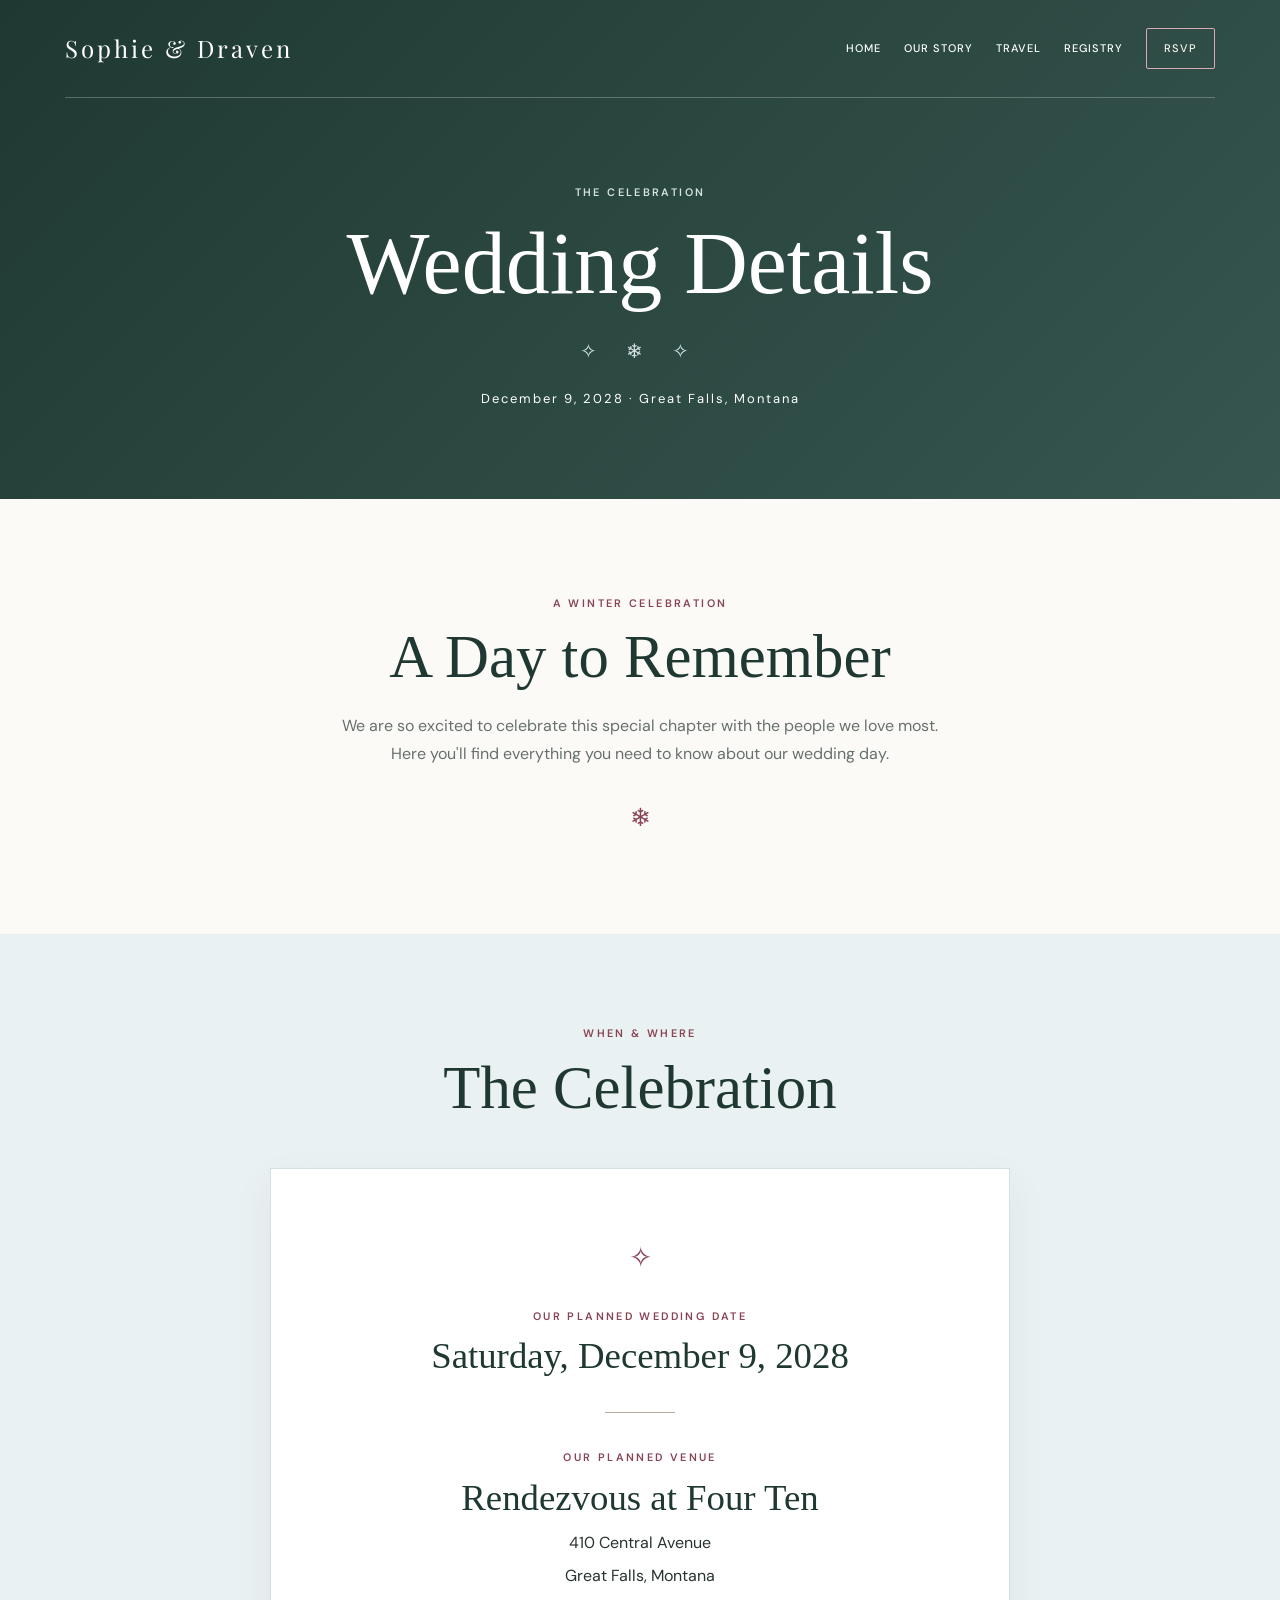
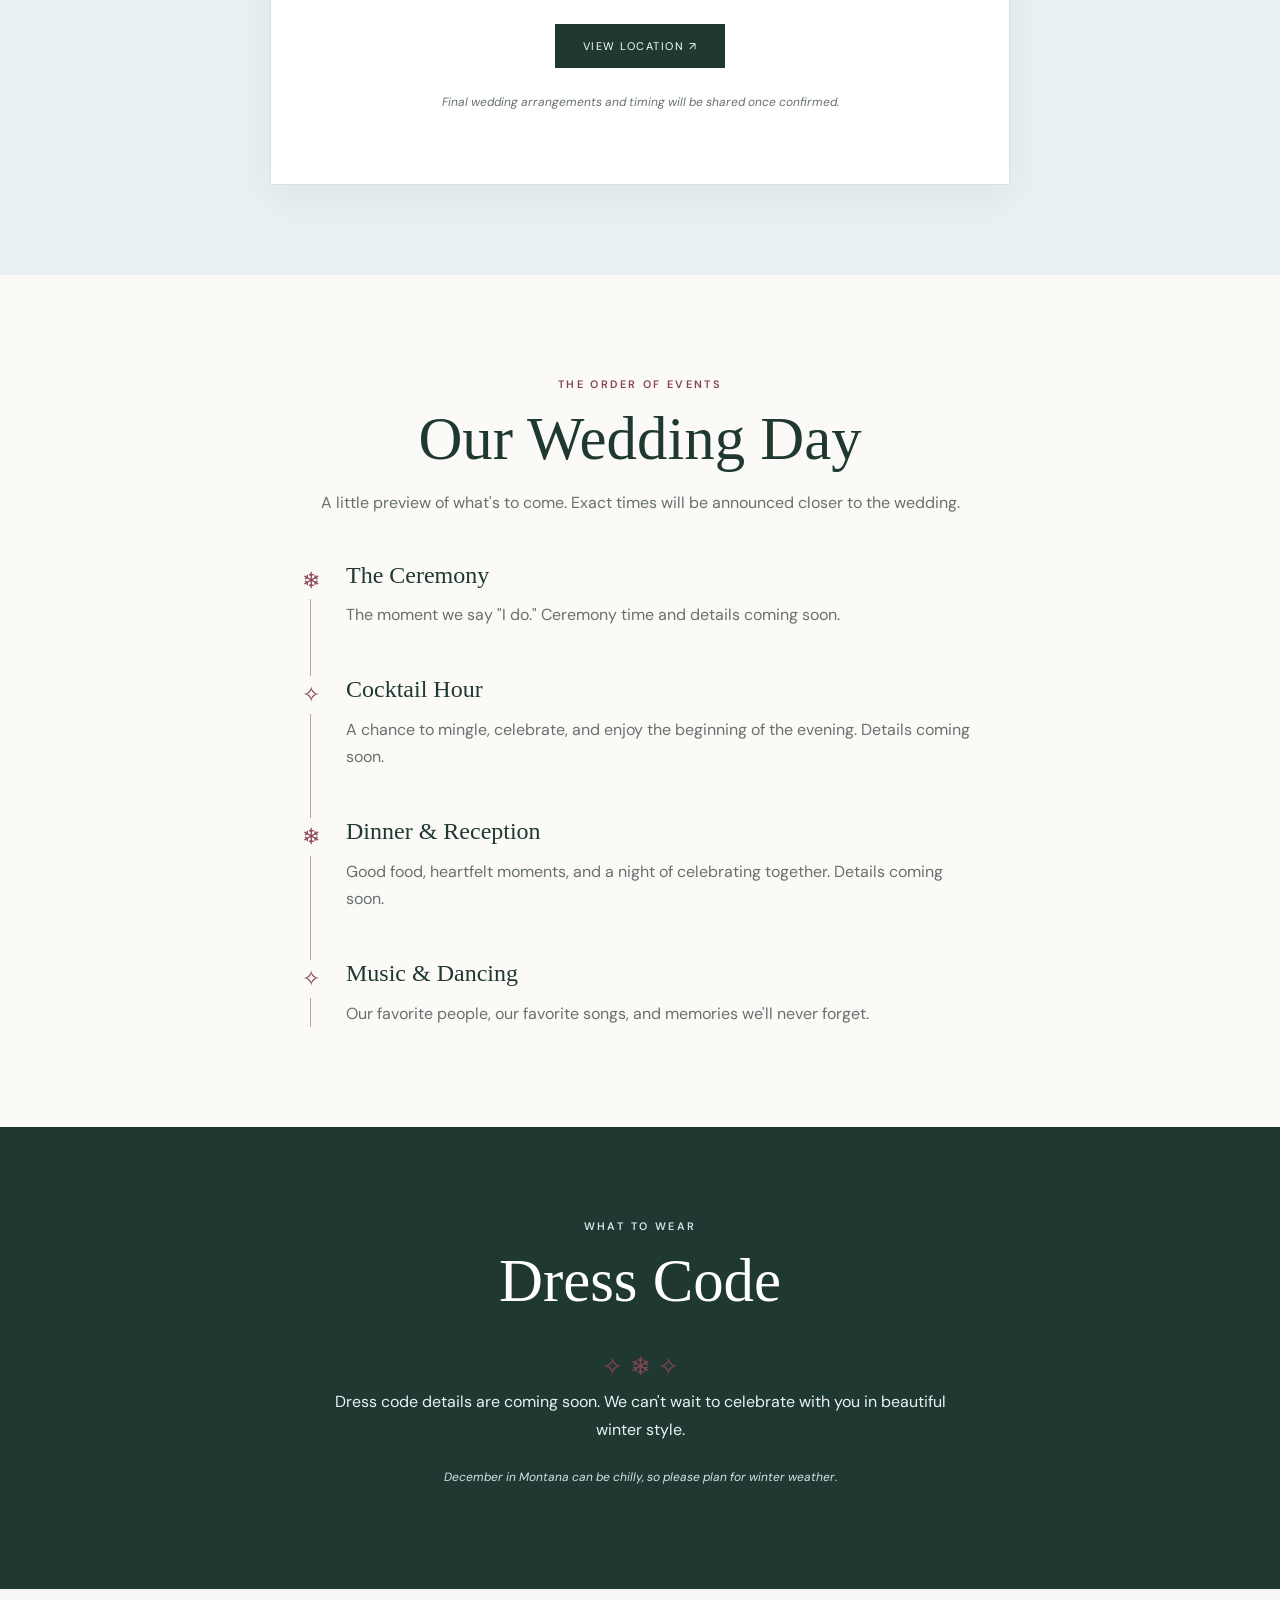
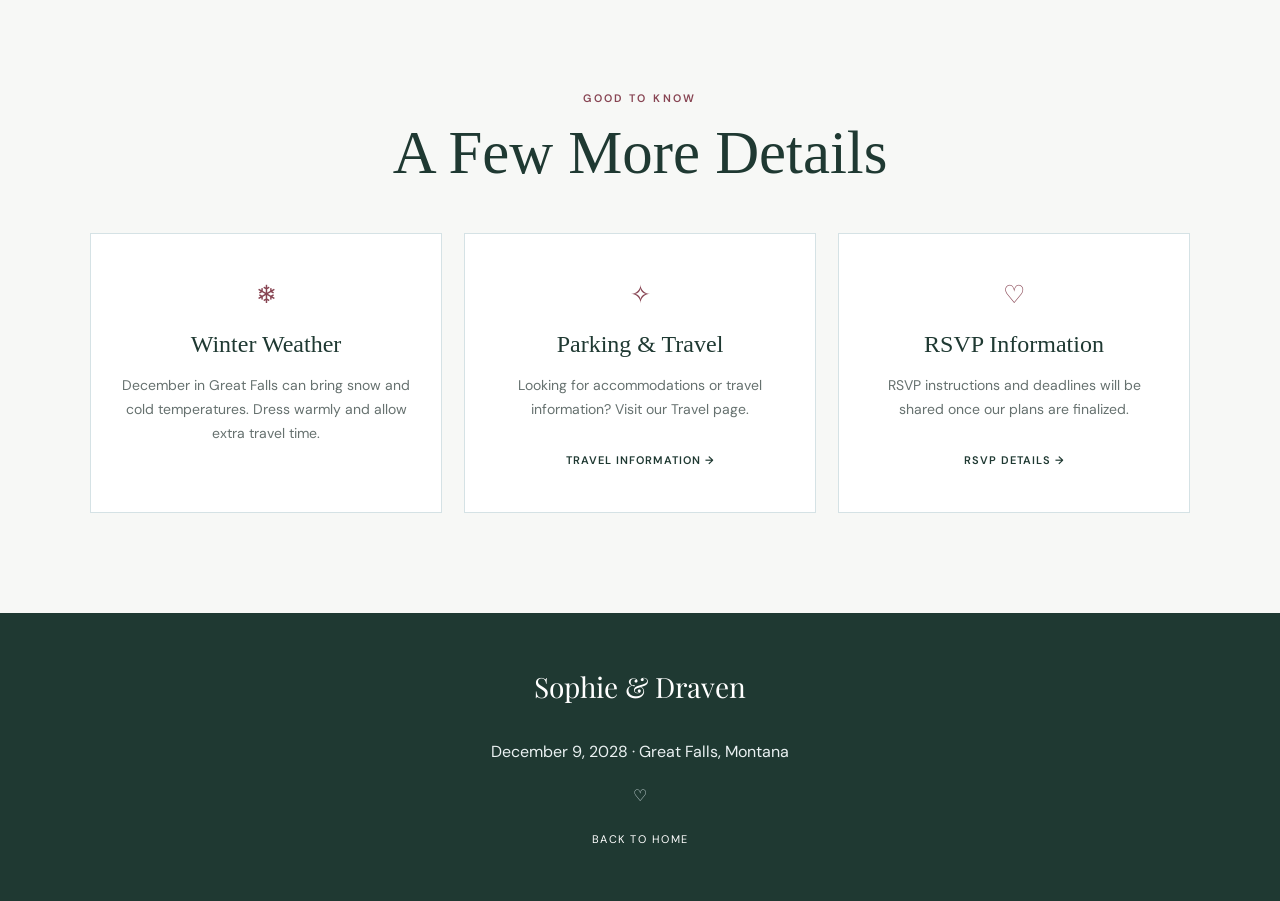
<file: details.html>
<!DOCTYPE html>
<html lang="en">
<head>
  <meta charset="UTF-8">
  <meta name="viewport" content="width=device-width, initial-scale=1.0">

  <title>Wedding Details | Sophie & Draven</title>

  <link rel="stylesheet" href="pages.css">
  <link rel="stylesheet" href="styles.css">

  <link href="https://fonts.googleapis.com/css2?family=DM+Sans:wght@400;500;600&family=Playfair+Display:wght@400;500;600&display=swap" rel="stylesheet">
</head>

<body>

  <!-- WEDDING DETAILS HEADER -->
  <header class="details-page-hero">

    <nav class="details-page-nav">
      <a href="index.html" class="details-page-logo">
        Sophie & Draven
      </a>

      <div class="details-page-links">
        <a href="index.html">Home</a>
        <a href="story.html">Our Story</a>
        <a href="travel.html">Travel</a>
        <a href="registry.html">Registry</a>
        <a href="rsvp.html">RSVP</a>
      </div>
    </nav>

    <div class="details-page-heading">
      <p class="eyebrow">THE CELEBRATION</p>
      <h1>Wedding Details</h1>
      <div class="details-page-flourish">✧ ❄ ✧</div>
      <p>December 9, 2028 · Great Falls, Montana</p>
    </div>

  </header>

  <main>

    <!-- INTRODUCTION -->
    <section class="details-page-intro">
      <p class="eyebrow">A WINTER CELEBRATION</p>

      <h2>A Day to Remember</h2>

      <p>
        We are so excited to celebrate this special chapter
        with the people we love most. Here you'll find
        everything you need to know about our wedding day.
      </p>

      <div class="details-page-ornament">❄</div>
    </section>

    <!-- DATE & LOCATION -->
    <section class="details-page-venue">

      <div class="details-page-section-heading">
        <p class="eyebrow">WHEN & WHERE</p>
        <h2>The Celebration</h2>
      </div>

      <div class="details-page-venue-card">

        <div class="details-page-icon">✧</div>

        <p class="eyebrow">OUR PLANNED WEDDING DATE</p>

        <h3>Saturday, December 9, 2028</h3>

        <div class="details-page-line"></div>

        <p class="eyebrow">OUR PLANNED VENUE</p>

        <h3>Rendezvous at Four Ten</h3>

        <p>410 Central Avenue</p>
        <p>Great Falls, Montana</p>

        <a
          href="https://www.google.com/maps/search/?api=1&query=410+Central+Avenue+Great+Falls+Montana"
          target="_blank"
          rel="noopener noreferrer"
          class="details-page-button"
        >
          VIEW LOCATION ↗
        </a>

        <p class="details-page-note">
          Final wedding arrangements and timing
          will be shared once confirmed.
        </p>

      </div>
    </section>

    <!-- WEDDING DAY TIMELINE -->
    <section class="details-page-schedule">

      <div class="details-page-section-heading">
        <p class="eyebrow">THE ORDER OF EVENTS</p>
        <h2>Our Wedding Day</h2>
        <p>
          A little preview of what's to come.
          Exact times will be announced closer to the wedding.
        </p>
      </div>

      <div class="details-page-timeline">

        <div class="details-page-event">
          <span class="details-page-event-symbol">❄</span>
          <div>
            <h3>The Ceremony</h3>
            <p>
              The moment we say "I do."
              Ceremony time and details coming soon.
            </p>
          </div>
        </div>

        <div class="details-page-event">
          <span class="details-page-event-symbol">✧</span>
          <div>
            <h3>Cocktail Hour</h3>
            <p>
              A chance to mingle, celebrate,
              and enjoy the beginning of the evening.
              Details coming soon.
            </p>
          </div>
        </div>

        <div class="details-page-event">
          <span class="details-page-event-symbol">❄</span>
          <div>
            <h3>Dinner & Reception</h3>
            <p>
              Good food, heartfelt moments,
              and a night of celebrating together.
              Details coming soon.
            </p>
          </div>
        </div>

        <div class="details-page-event">
          <span class="details-page-event-symbol">✧</span>
          <div>
            <h3>Music & Dancing</h3>
            <p>
              Our favorite people, our favorite songs,
              and memories we'll never forget.
            </p>
          </div>
        </div>

      </div>
    </section>

    <!-- DRESS CODE -->
    <section class="details-page-dress">

      <div class="details-page-dress-inner">
        <p class="eyebrow">WHAT TO WEAR</p>

        <h2>Dress Code</h2>

        <div class="details-page-ornament">✧ ❄ ✧</div>

        <p>
          Dress code details are coming soon.
          We can't wait to celebrate with you
          in beautiful winter style.
        </p>

        <p class="details-page-note">
          December in Montana can be chilly,
          so please plan for winter weather.
        </p>
      </div>

    </section>

    <!-- MORE INFORMATION -->
    <section class="details-page-extra">

      <div class="details-page-section-heading">
        <p class="eyebrow">GOOD TO KNOW</p>
        <h2>A Few More Details</h2>
      </div>

      <div class="details-page-extra-grid">

        <div class="details-page-extra-card">
          <span>❄</span>
          <h3>Winter Weather</h3>
          <p>
            December in Great Falls can bring snow
            and cold temperatures. Dress warmly
            and allow extra travel time.
          </p>
        </div>

        <div class="details-page-extra-card">
          <span>✧</span>
          <h3>Parking & Travel</h3>
          <p>
            Looking for accommodations or travel
            information? Visit our Travel page.
          </p>
          <a href="travel.html">TRAVEL INFORMATION →</a>
        </div>

        <div class="details-page-extra-card">
          <span>♡</span>
          <h3>RSVP Information</h3>
          <p>
            RSVP instructions and deadlines
            will be shared once our plans are finalized.
          </p>
          <a href="rsvp.html">RSVP DETAILS →</a>
        </div>

      </div>
    </section>

  </main>

  <!-- FOOTER -->
  <footer class="details-page-footer">
    <p class="details-page-footer-names">Sophie & Draven</p>
    <p>December 9, 2028 · Great Falls, Montana</p>
    <span>♡</span>
    <a href="index.html">BACK TO HOME</a>
  </footer>

</body>
</html>
</file>
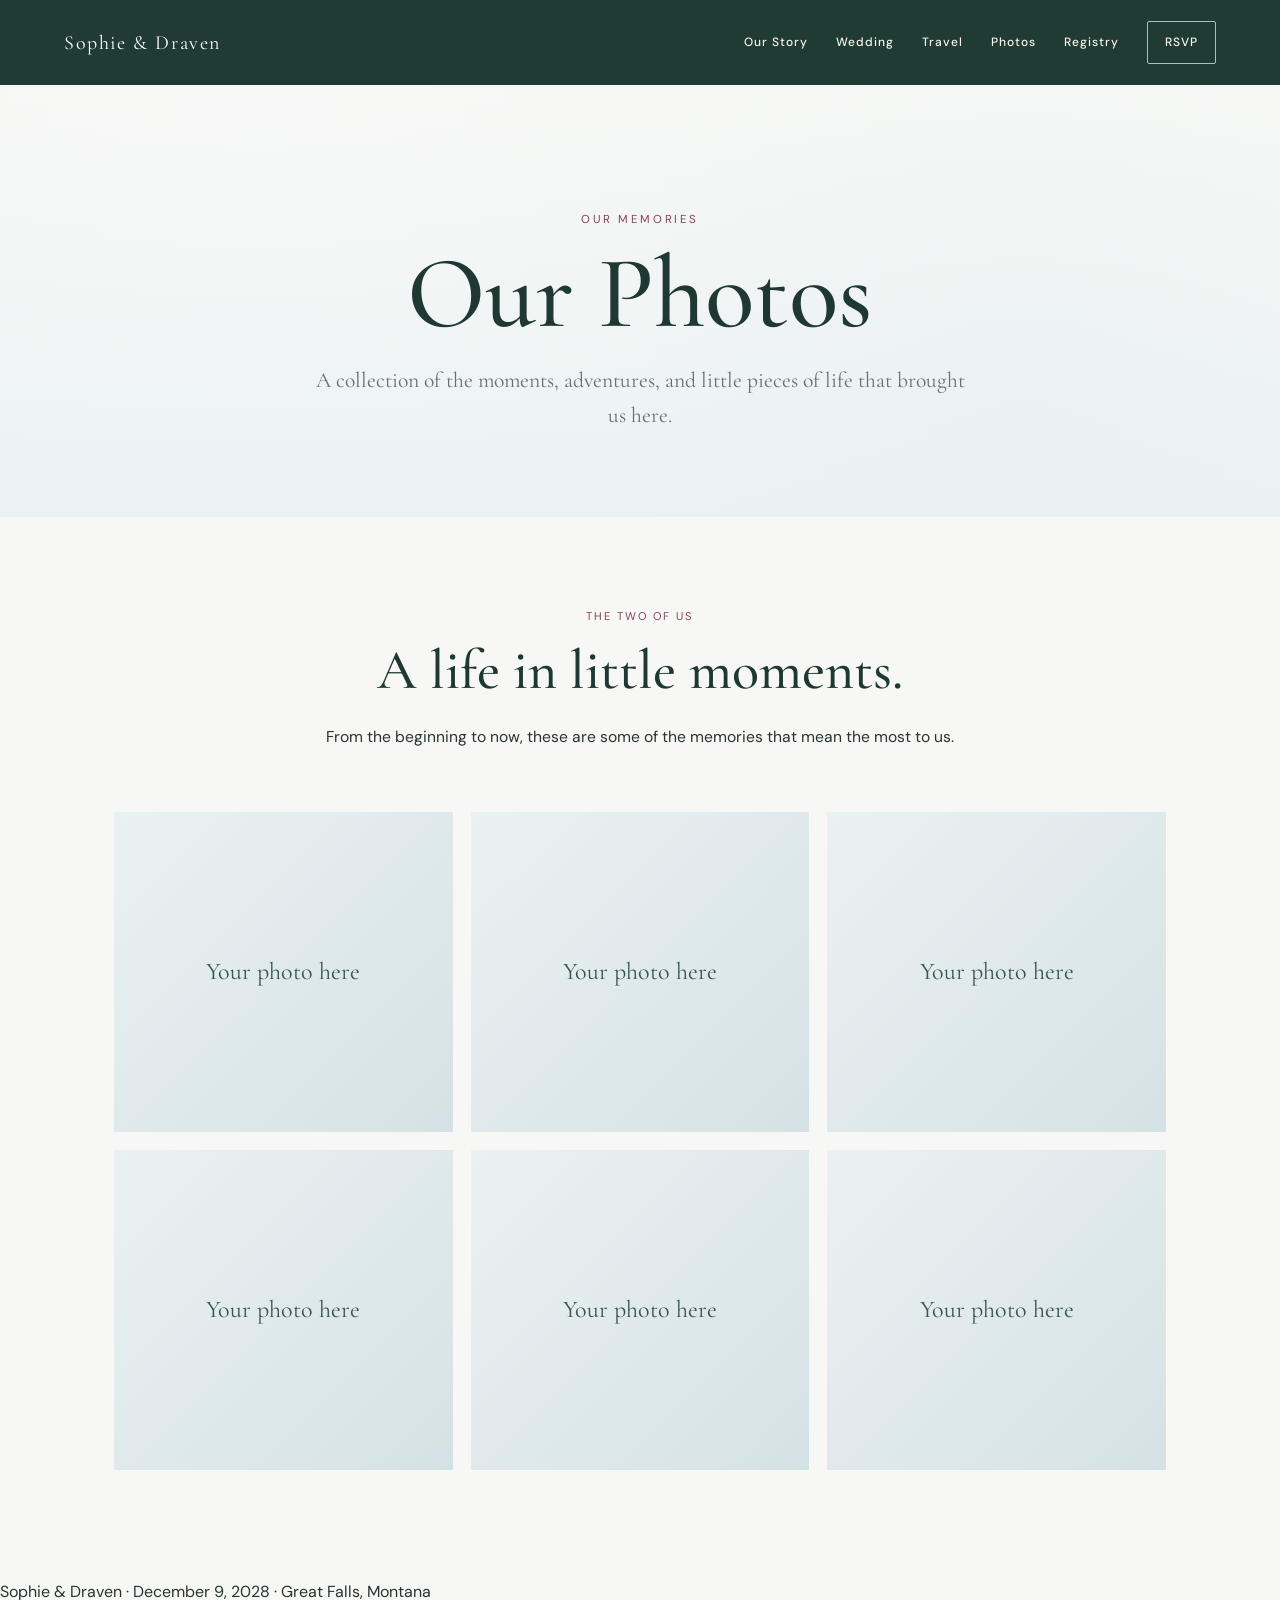
<file: photos.html>
<!DOCTYPE html>
<html lang="en">
<head>
  <meta charset="UTF-8">
  <meta name="viewport" content="width=device-width, initial-scale=1.0">

  <title>Our Photos | Sophie & Draven</title>

  <link rel="preconnect" href="https://fonts.googleapis.com">
  <link rel="preconnect" href="https://fonts.gstatic.com" crossorigin>

  <link href="https://fonts.googleapis.com/css2?family=Cormorant+Garamond:wght@400;500;600&family=DM+Sans:wght@400;500;600&display=swap" rel="stylesheet">

  <link rel="stylesheet" href="styles.css">
  <link rel="stylesheet" href="pages.css">
</head>

<body>

<header>
  <nav>
   <a href="index.html" class="nav-logo">Sophie & Draven</a>

    <div>
      <a href="story.html">Our Story</a>
      <a href="details.html">Wedding</a>
      <a href="travel.html">Travel</a>
      <a href="photos.html">Photos</a>
      <a href="registry.html">Registry</a>
      <a href="rsvp.html">RSVP</a>
    </div>
  </nav>
</header>

<main>

<section class="page-hero">
  <div class="page-hero-inner">
    <div class="page-eyebrow">Our memories</div>

    <h1 class="page-title">Our Photos</h1>

    <p class="page-subtitle">
      A collection of the moments, adventures, and little pieces of life that
      brought us here.
    </p>
  </div>
</section>

<section class="page-content">

  <div class="photo-intro">

    <div class="section-kicker">The two of us</div>

    <h2 class="section-title">A life in little moments.</h2>

    <p class="page-text">
      From the beginning to now, these are some of the memories that mean the
      most to us.
    </p>

  </div>

  <div class="photo-gallery">

    <div class="photo-item">
      <div class="photo-placeholder">
        Your photo here
      </div>
    </div>

    <div class="photo-item">
      <div class="photo-placeholder">
        Your photo here
      </div>
    </div>

    <div class="photo-item">
      <div class="photo-placeholder">
        Your photo here
      </div>
    </div>

    <div class="photo-item">
      <div class="photo-placeholder">
        Your photo here
      </div>
    </div>

    <div class="photo-item">
      <div class="photo-placeholder">
        Your photo here
      </div>
    </div>

    <div class="photo-item">
      <div class="photo-placeholder">
        Your photo here
      </div>
    </div>

  </div>

</section>

</main>

<footer>
  <p>Sophie & Draven · December 9, 2028 · Great Falls, Montana</p>
</footer>

</body>
</html>
</file>
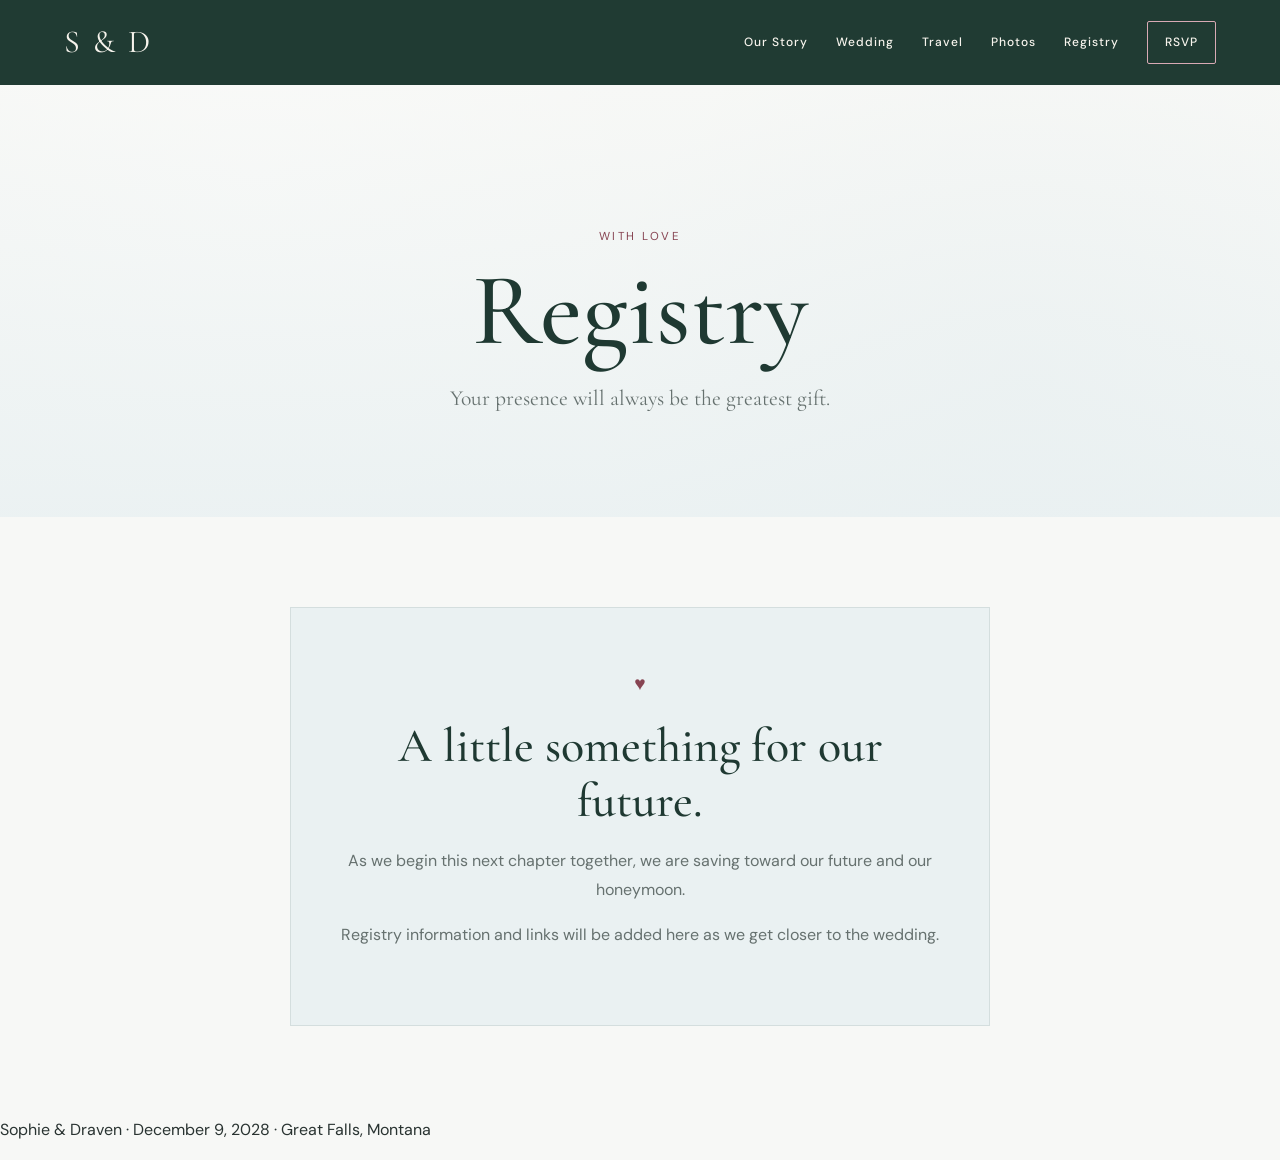
<file: registry.html>
<!DOCTYPE html>
<html lang="en">
<head>
  <meta charset="UTF-8">
  <meta name="viewport" content="width=device-width, initial-scale=1.0">

  <title>Registry | Sophie & Draven</title>

  <link rel="preconnect" href="https://fonts.googleapis.com">
  <link rel="preconnect" href="https://fonts.gstatic.com" crossorigin>

  <link href="https://fonts.googleapis.com/css2?family=Cormorant+Garamond:wght@400;500;600&family=DM+Sans:wght@400;500;600&display=swap" rel="stylesheet">

  <link rel="stylesheet" href="styles.css">
  <link rel="stylesheet" href="pages.css">
</head>

<body>

<header>
  <nav>
    <a href="index.html">S & D</a>

    <div>
      <a href="story.html">Our Story</a>
      <a href="details.html">Wedding</a>
      <a href="travel.html">Travel</a>
      <a href="photos.html">Photos</a>
      <a href="registry.html">Registry</a>
      <a href="rsvp.html">RSVP</a>
    </div>
  </nav>
</header>

<main>

<section class="page-hero">
  <div class="page-hero-inner">
    <div class="page-eyebrow">With love</div>

    <h1 class="page-title">Registry</h1>

    <p class="page-subtitle">
      Your presence will always be the greatest gift.
    </p>
  </div>
</section>

<section class="page-content">

  <div class="registry-box">

    <div class="registry-heart">♥</div>

    <h2>A little something for our future.</h2>

    <p>
      As we begin this next chapter together, we are saving toward our future
      and our honeymoon.
    </p>

    <p>
      Registry information and links will be added here as we get closer to
      the wedding.
    </p>

  </div>

</section>

</main>

<footer>
  <p>Sophie & Draven · December 9, 2028 · Great Falls, Montana</p>
</footer>

</body>
</html>
</file>
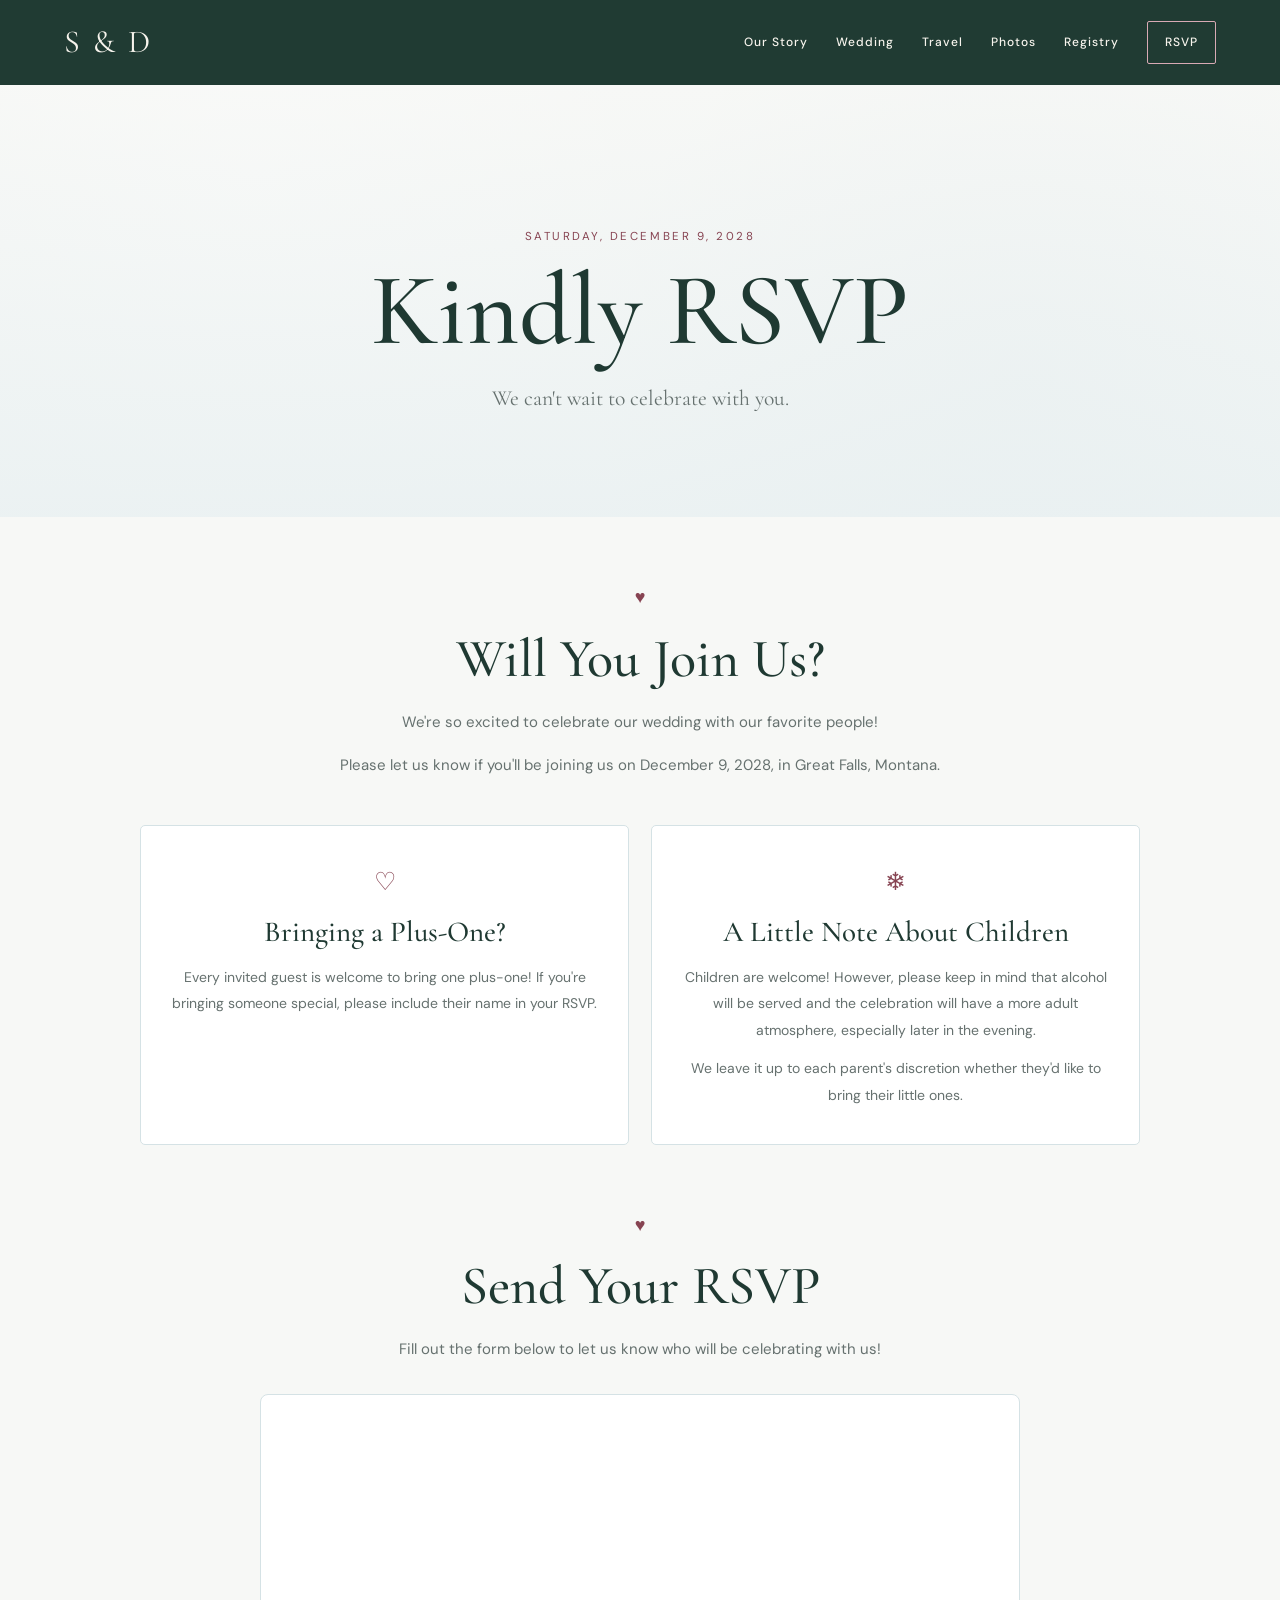
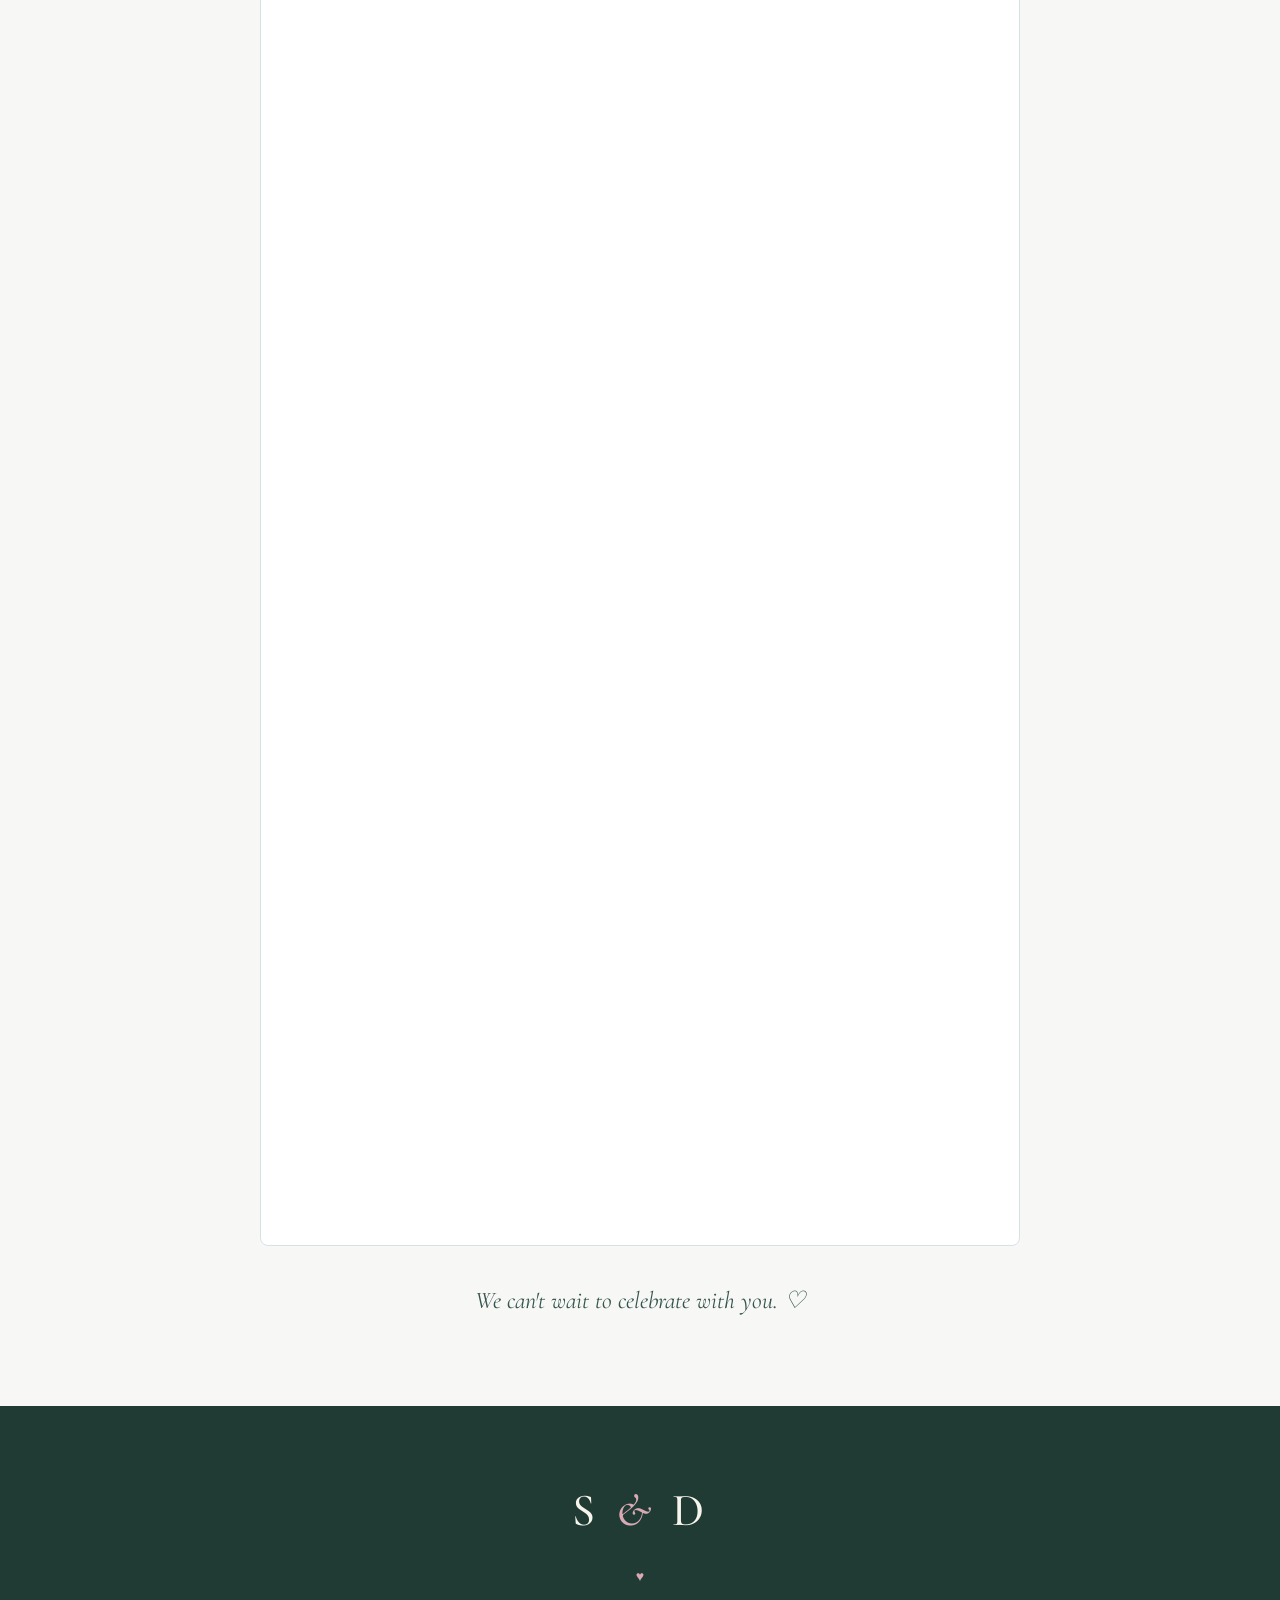
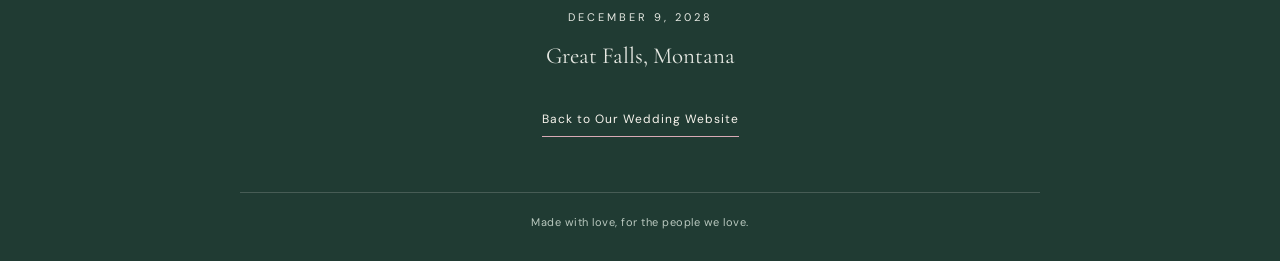
<file: rsvp.html>
<!DOCTYPE html>
<html lang="en">
<head>
  <meta charset="UTF-8">
  <meta name="viewport" content="width=device-width, initial-scale=1.0">

  <title>RSVP | Sophie & Draven</title>

  <link rel="preconnect" href="https://fonts.googleapis.com">
  <link rel="preconnect" href="https://fonts.gstatic.com" crossorigin>

  <link href="https://fonts.googleapis.com/css2?family=Cormorant+Garamond:wght@400;500;600&family=DM+Sans:wght@400;500;600&display=swap" rel="stylesheet">

  <link rel="stylesheet" href="styles.css">
  <link rel="stylesheet" href="pages.css?v=3">
</head>

<body>

<header>
  <nav>
    <a href="index.html">S & D</a>

    <div>
      <a href="story.html">Our Story</a>
      <a href="details.html">Wedding</a>
      <a href="travel.html">Travel</a>
      <a href="photos.html">Photos</a>
      <a href="registry.html">Registry</a>
      <a href="rsvp.html">RSVP</a>
    </div>
  </nav>
</header>

<main>

  <section class="page-hero">
    <div class="page-hero-inner">
      <div class="page-eyebrow">Saturday, December 9, 2028</div>

      <h1 class="page-title">Kindly RSVP</h1>

      <p class="page-subtitle">
        We can't wait to celebrate with you.
      </p>
    </div>
  </section>

  <section class="page-content rsvp-page-content">

    <div class="rsvp-welcome">
      <span class="rsvp-heart">♥</span>

      <h2>Will You Join Us?</h2>

      <p>
        We're so excited to celebrate our wedding
        with our favorite people!
      </p>

      <p>
        Please let us know if you'll be joining us
        on December 9, 2028, in Great Falls, Montana.
      </p>
    </div>

    <div class="rsvp-notes">

      <div class="rsvp-note-card">
        <span class="rsvp-note-icon">♡</span>

        <h3>Bringing a Plus-One?</h3>

        <p>
          Every invited guest is welcome to bring one
          plus-one! If you're bringing someone special,
          please include their name in your RSVP.
        </p>
      </div>

      <div class="rsvp-note-card">
        <span class="rsvp-note-icon">❄</span>

        <h3>A Little Note About Children</h3>

        <p>
          Children are welcome! However, please keep
          in mind that alcohol will be served and
          the celebration will have a more adult
          atmosphere, especially later in the evening.
        </p>

        <p>
          We leave it up to each parent's discretion
          whether they'd like to bring their little ones.
        </p>
      </div>

    </div>

    <div class="rsvp-form-heading">
      <span class="rsvp-heart">♥</span>

      <h2>Send Your RSVP</h2>

      <p>
        Fill out the form below to let us know
        who will be celebrating with us!
      </p>
    </div>

    <div class="rsvp-google-form">
      <iframe
        src="https://docs.google.com/forms/d/e/1FAIpQLSff32NjDPWt5UjY_7PCQ4k8NXeTER6WoyAKwOe0mHl-hMLWSA/viewform?embedded=true"
        title="Sophie and Draven Wedding RSVP"
        width="100%"
        height="1450"
        frameborder="0">
        Loading RSVP form…
      </iframe>
    </div>

    <p class="rsvp-closing">
      We can't wait to celebrate with you. ♡
    </p>

  </section>

</main>

<footer class="rsvp-footer">
  <div class="rsvp-footer-inner">

    <div class="rsvp-footer-monogram">S <span>&</span> D</div>

    <div class="rsvp-footer-heart">♥</div>

    <p class="rsvp-footer-date">DECEMBER 9, 2028</p>

    <p class="rsvp-footer-location">
      Great Falls, Montana
    </p>

    <a href="index.html" class="rsvp-footer-link">
      Back to Our Wedding Website
    </a>

    <p class="rsvp-footer-bottom">
      Made with love, for the people we love.
    </p>

  </div>
</footer>

</body>
</html>
</file>
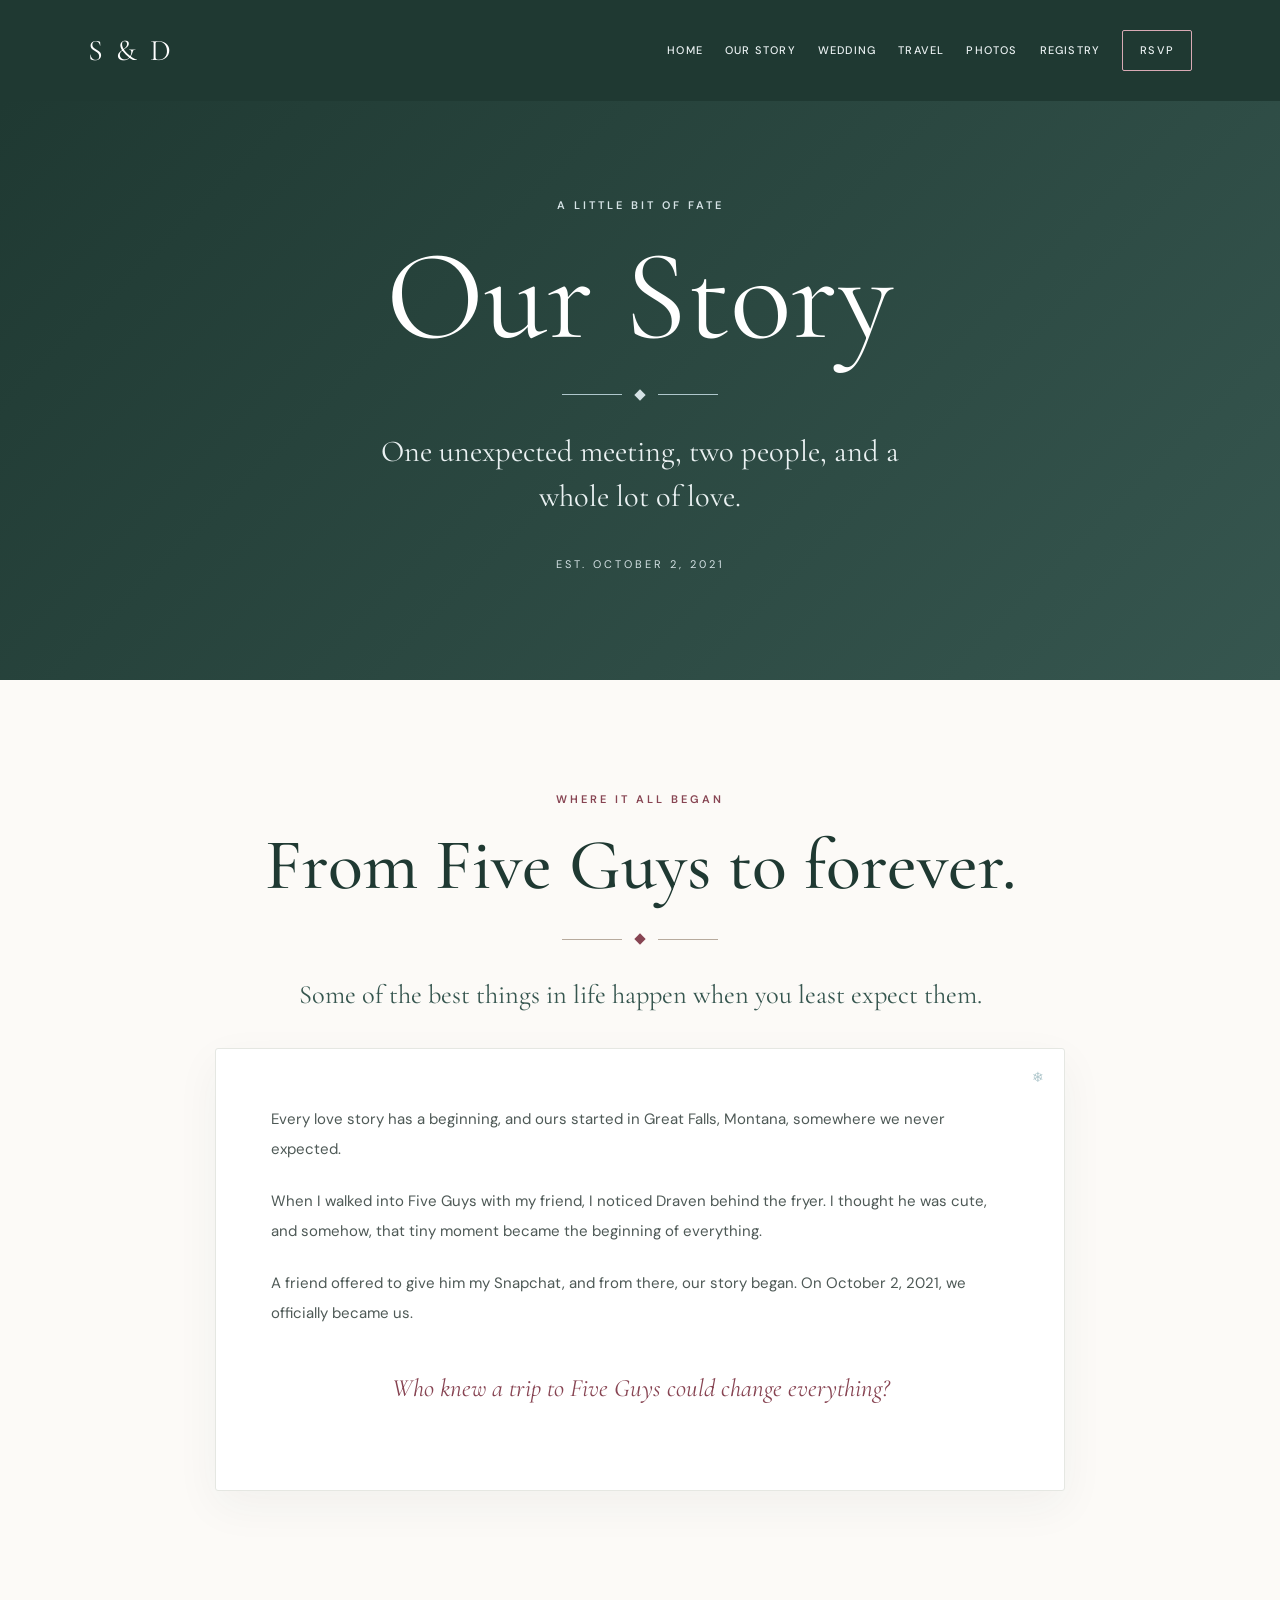
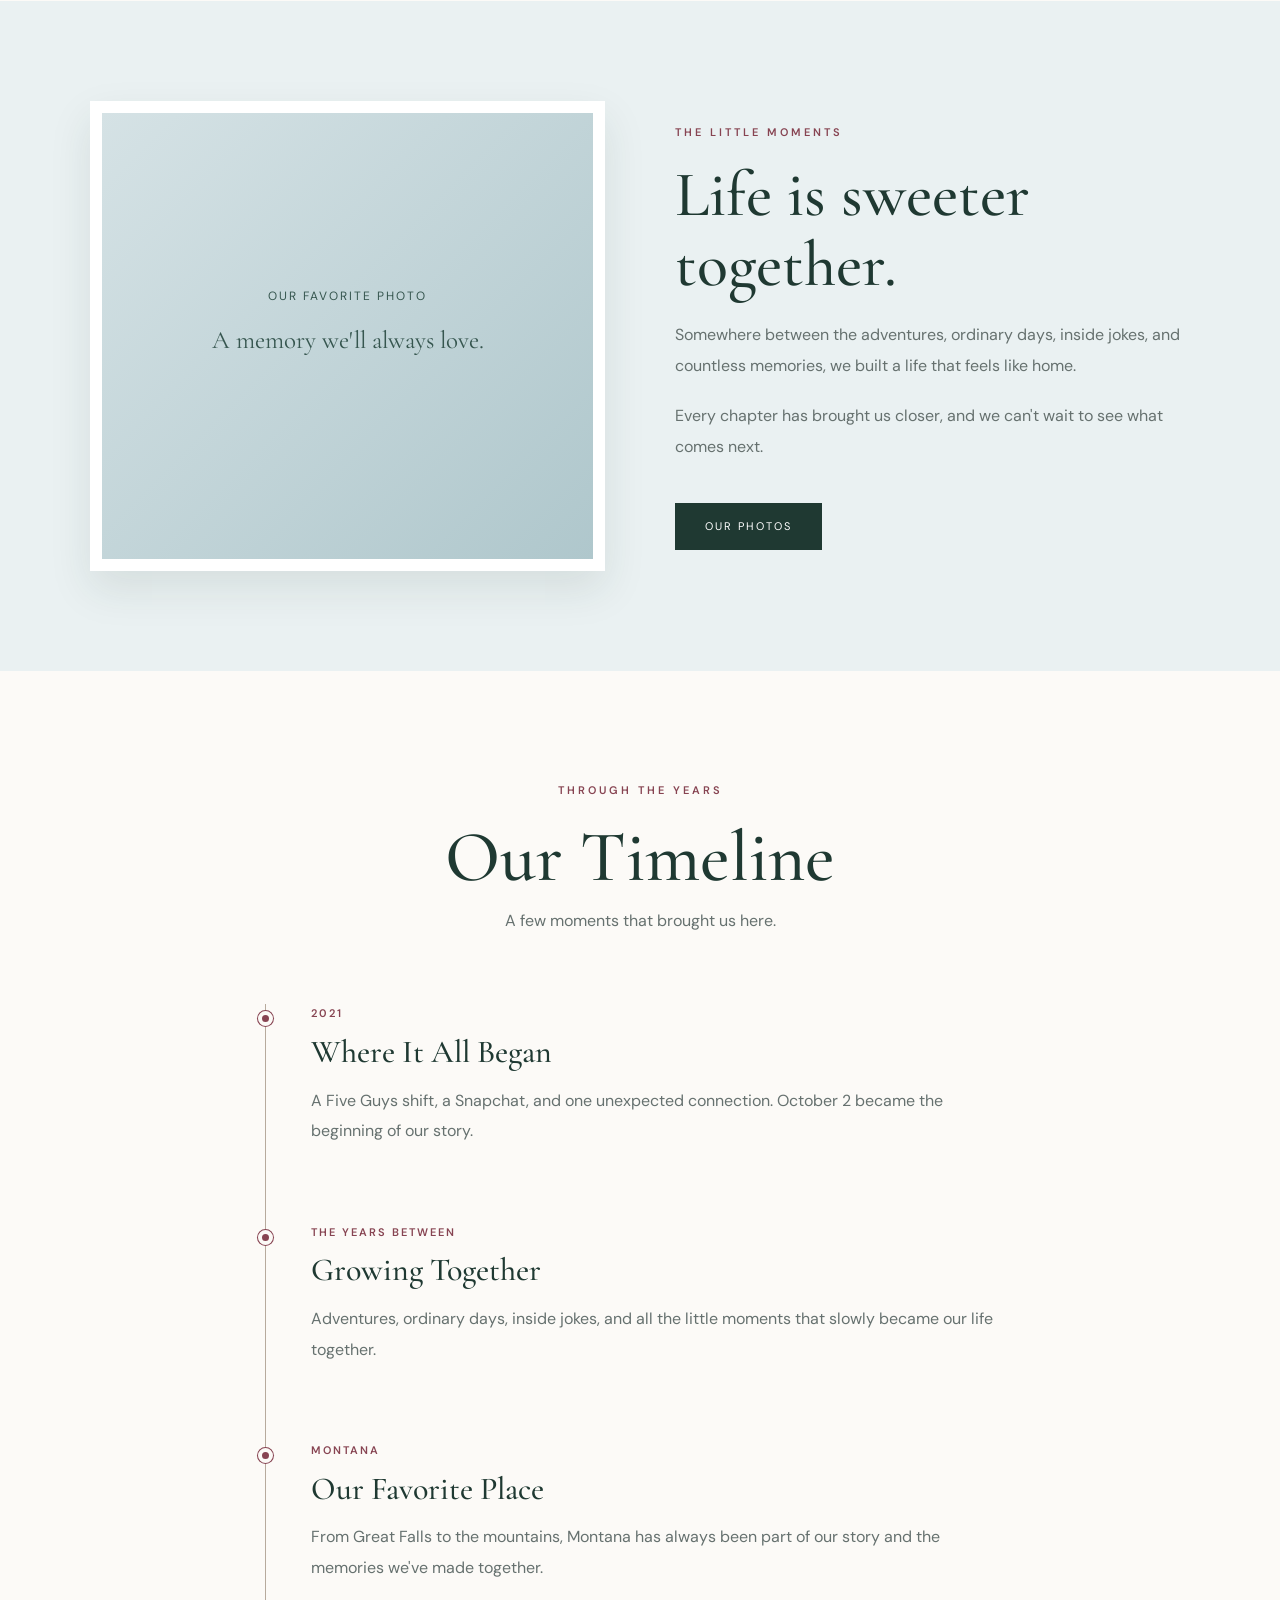
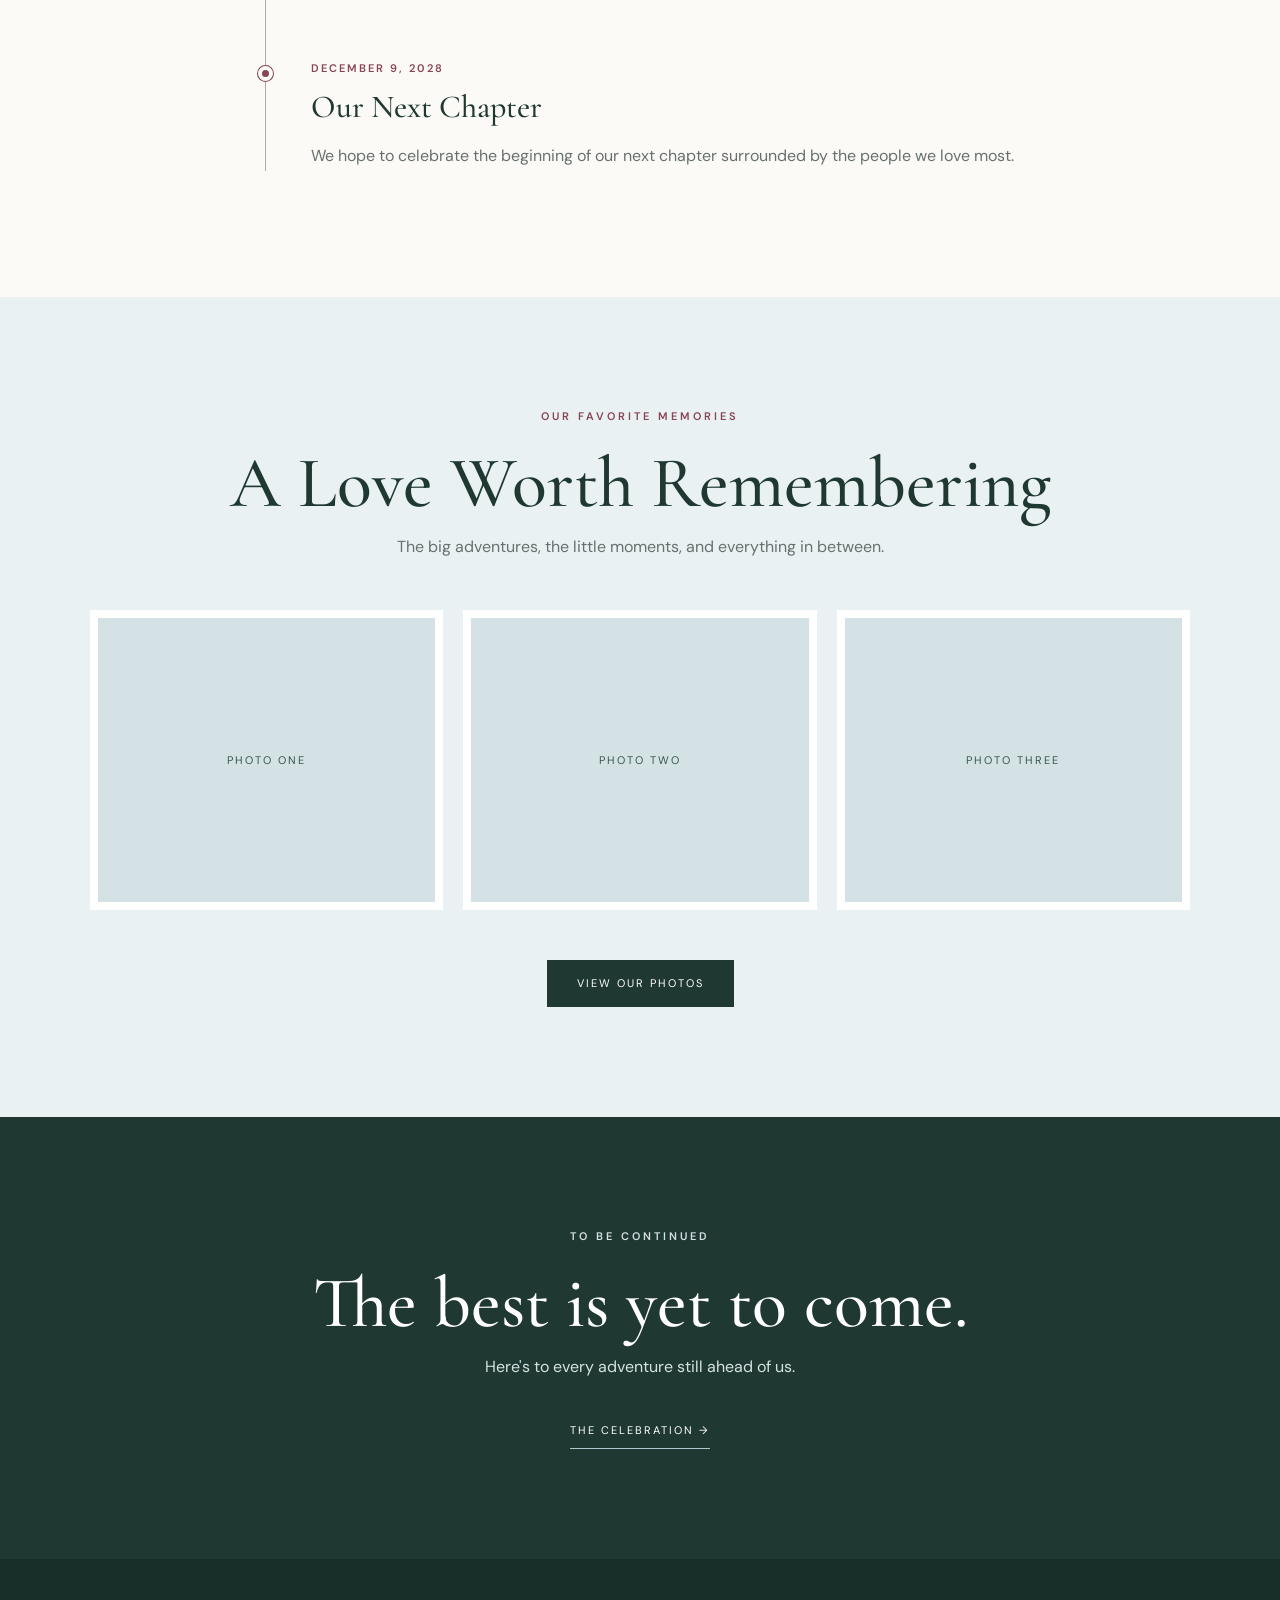
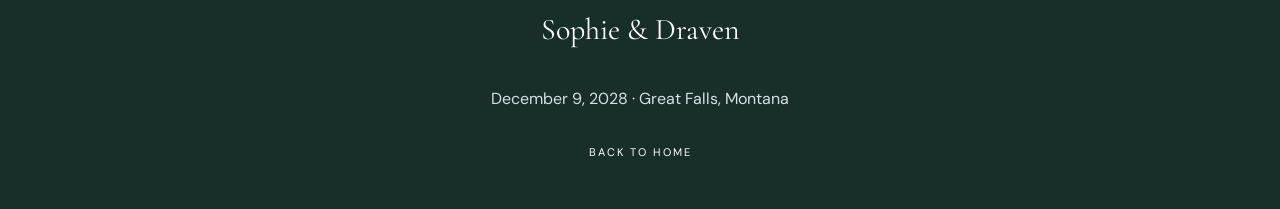
<file: story.html>
<!DOCTYPE html>
<html lang="en">
<head>
  <meta charset="UTF-8">
  <meta name="viewport" content="width=device-width, initial-scale=1.0">

  <title>Our Story | Sophie & Draven</title>

  <link rel="preconnect" href="https://fonts.googleapis.com">
  <link rel="preconnect" href="https://fonts.gstatic.com" crossorigin>

  <link href="https://fonts.googleapis.com/css2?family=Cormorant+Garamond:wght@400;500;600&family=DM+Sans:wght@400;500;600&display=swap" rel="stylesheet">

  <link rel="stylesheet" href="styles.css">
  <link rel="stylesheet" href="pages.css">
</head>

<body class="story-page">

  <!-- NAVIGATION -->
  <header class="story-header">
    <nav class="story-nav">
      <a href="index.html" class="story-logo">S & D</a>

      <div class="story-nav-links">
        <a href="index.html">Home</a>
        <a href="story.html">Our Story</a>
        <a href="details.html">Wedding</a>
        <a href="travel.html">Travel</a>
        <a href="photos.html">Photos</a>
        <a href="registry.html">Registry</a>
        <a href="rsvp.html">RSVP</a>
      </div>
    </nav>
  </header>

  <main>

    <!-- HERO -->
    <section class="story-hero">
      <div class="story-hero-content">

        <p class="story-eyebrow">A LITTLE BIT OF FATE</p>

        <h1>Our Story</h1>

        <div class="story-divider">
          <span></span>
          <span class="story-diamond"></span>
          <span></span>
        </div>

        <p class="story-hero-subtitle">
          One unexpected meeting, two people,
          and a whole lot of love.
        </p>

        <p class="story-hero-date">
          EST. OCTOBER 2, 2021
        </p>

      </div>
    </section>

    <!-- INTRODUCTION -->
    <section class="story-intro">

      <div class="story-intro-inner">

        <p class="story-eyebrow">WHERE IT ALL BEGAN</p>

        <h2>From Five Guys to forever.</h2>

        <div class="story-divider dark">
          <span></span>
          <span class="story-diamond"></span>
          <span></span>
        </div>

        <p class="story-lead">
          Some of the best things in life happen
          when you least expect them.
        </p>

        <div class="story-letter">

          <p>
            Every love story has a beginning, and ours
            started in Great Falls, Montana, somewhere
            we never expected.
          </p>

          <p>
            When I walked into Five Guys with my friend,
            I noticed Draven behind the fryer.
            I thought he was cute, and somehow,
            that tiny moment became the beginning
            of everything.
          </p>

          <p>
            A friend offered to give him my Snapchat,
            and from there, our story began.
            On October 2, 2021, we officially became us.
          </p>

          <p class="story-letter-ending">
            Who knew a trip to Five Guys could
            change everything?
          </p>

        </div>

      </div>
    </section>

    <!-- FEATURED MEMORY -->
    <section class="story-memory-feature">

      <div class="story-memory-inner">

        <div class="story-memory-photo">
          <div class="story-photo-placeholder">
            <span>OUR FAVORITE PHOTO</span>
            <p>A memory we'll always love.</p>
          </div>
        </div>

        <div class="story-memory-text">
          <p class="story-eyebrow">THE LITTLE MOMENTS</p>

          <h2>Life is sweeter together.</h2>

          <p>
            Somewhere between the adventures,
            ordinary days, inside jokes, and
            countless memories, we built a life
            that feels like home.
          </p>

          <p>
            Every chapter has brought us closer,
            and we can't wait to see what comes next.
          </p>

          <a href="photos.html" class="story-button">
            OUR PHOTOS
          </a>
        </div>

      </div>
    </section>

    <!-- TIMELINE -->
    <section class="story-timeline-section">

      <div class="story-section-heading">
        <p class="story-eyebrow">THROUGH THE YEARS</p>
        <h2>Our Timeline</h2>
        <p>A few moments that brought us here.</p>
      </div>

      <div class="story-timeline">

        <div class="story-timeline-item">
          <div class="story-timeline-dot"></div>

          <div class="story-timeline-content">
            <p class="story-timeline-date">2021</p>
            <h3>Where It All Began</h3>
            <p>
              A Five Guys shift, a Snapchat,
              and one unexpected connection.
              October 2 became the beginning
              of our story.
            </p>
          </div>
        </div>

        <div class="story-timeline-item">
          <div class="story-timeline-dot"></div>

          <div class="story-timeline-content">
            <p class="story-timeline-date">THE YEARS BETWEEN</p>
            <h3>Growing Together</h3>
            <p>
              Adventures, ordinary days, inside jokes,
              and all the little moments that slowly
              became our life together.
            </p>
          </div>
        </div>

        <div class="story-timeline-item">
          <div class="story-timeline-dot"></div>

          <div class="story-timeline-content">
            <p class="story-timeline-date">MONTANA</p>
            <h3>Our Favorite Place</h3>
            <p>
              From Great Falls to the mountains,
              Montana has always been part of
              our story and the memories
              we've made together.
            </p>
          </div>
        </div>

        <div class="story-timeline-item">
          <div class="story-timeline-dot"></div>

          <div class="story-timeline-content">
            <p class="story-timeline-date">DECEMBER 9, 2028</p>
            <h3>Our Next Chapter</h3>
            <p>
              We hope to celebrate the beginning
              of our next chapter surrounded by
              the people we love most.
            </p>
          </div>
        </div>

      </div>
    </section>

    <!-- PHOTO PREVIEW -->
    <section class="story-gallery-preview">

      <p class="story-eyebrow">OUR FAVORITE MEMORIES</p>

      <h2>A Love Worth Remembering</h2>

      <p>
        The big adventures, the little moments,
        and everything in between.
      </p>

      <div class="story-gallery-grid">

        <div class="story-gallery-placeholder">
          <span>PHOTO ONE</span>
        </div>

        <div class="story-gallery-placeholder">
          <span>PHOTO TWO</span>
        </div>

        <div class="story-gallery-placeholder">
          <span>PHOTO THREE</span>
        </div>

      </div>

      <a href="photos.html" class="story-button">
        VIEW OUR PHOTOS
      </a>

    </section>

    <!-- CLOSING -->
    <section class="story-closing">

      <p class="story-eyebrow">TO BE CONTINUED</p>

      <h2>The best is yet to come.</h2>

      <p>
        Here's to every adventure still ahead of us.
      </p>

      <a href="details.html" class="story-closing-link">
        THE CELEBRATION →
      </a>

    </section>

  </main>

  <footer class="story-footer">
    <p class="story-footer-names">Sophie & Draven</p>
    <p>December 9, 2028 · Great Falls, Montana</p>
    <a href="index.html">BACK TO HOME</a>
  </footer>

</body>
</html>
</file>
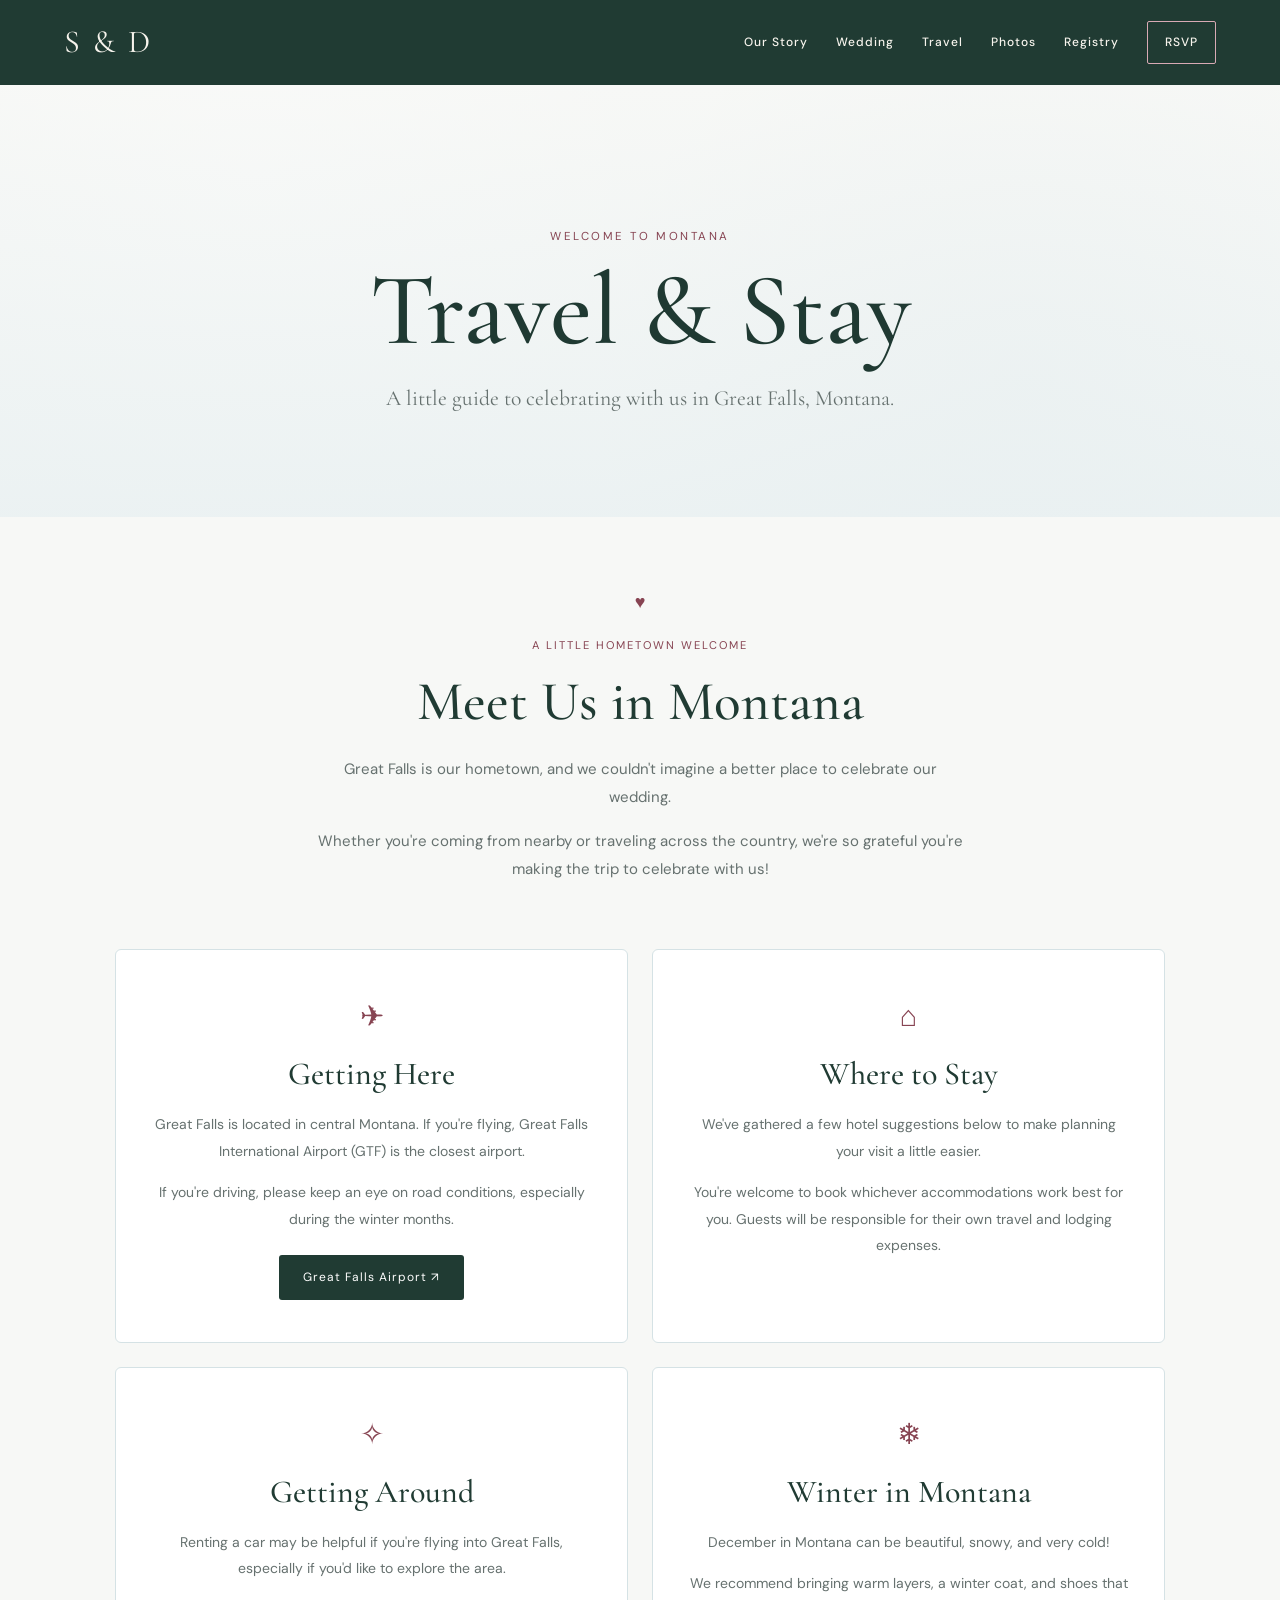
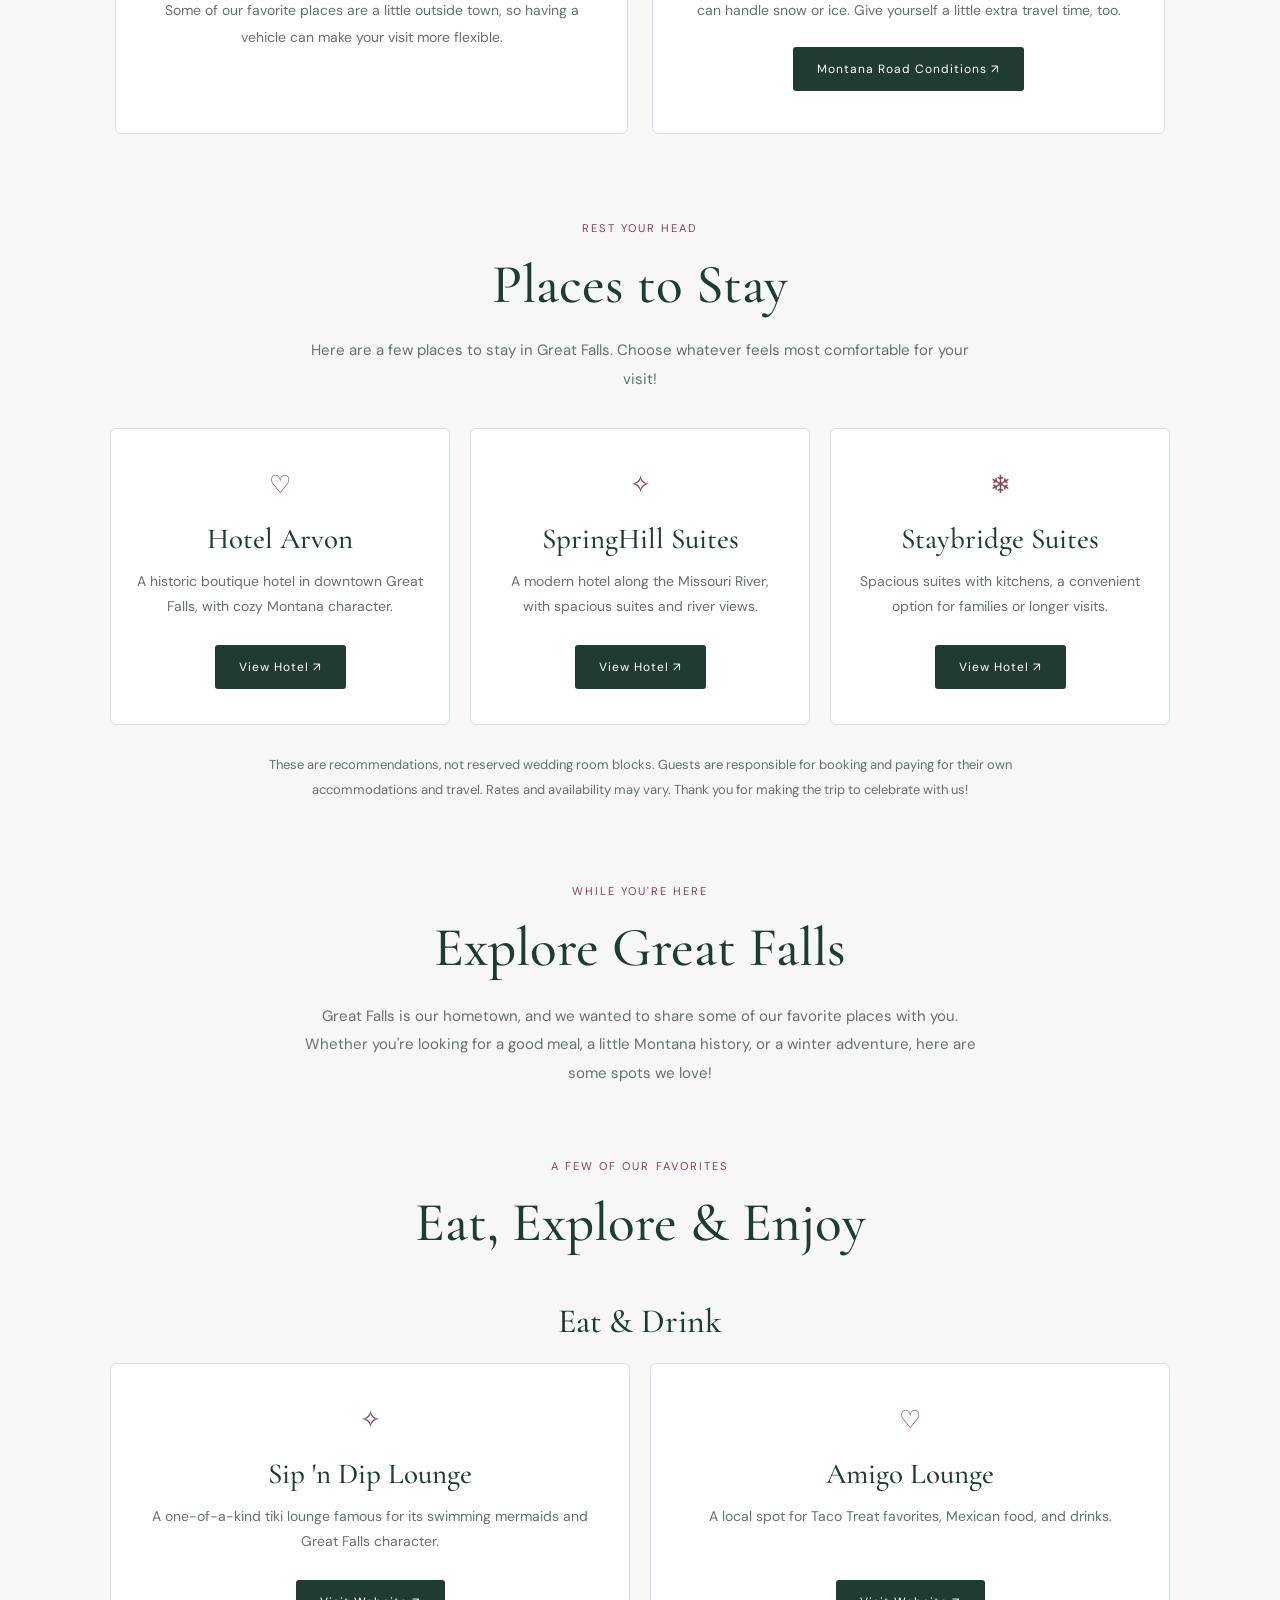
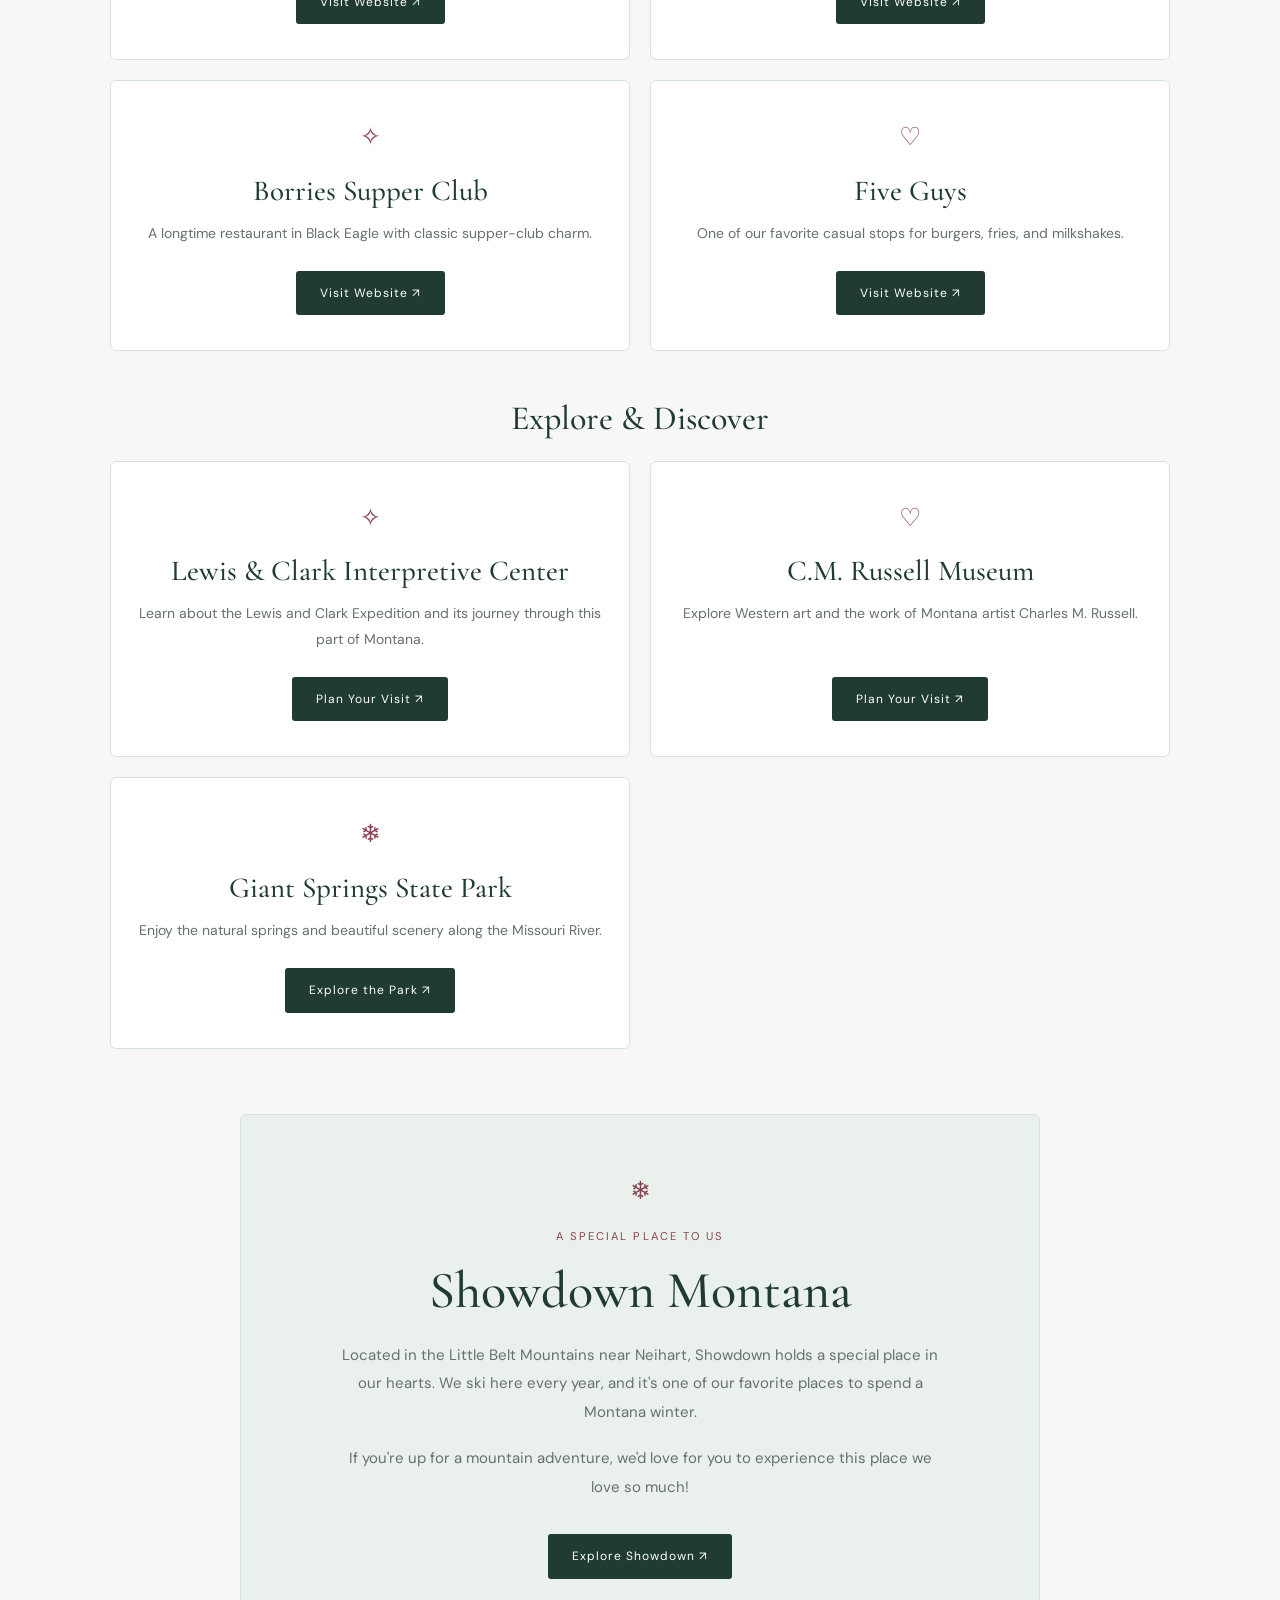
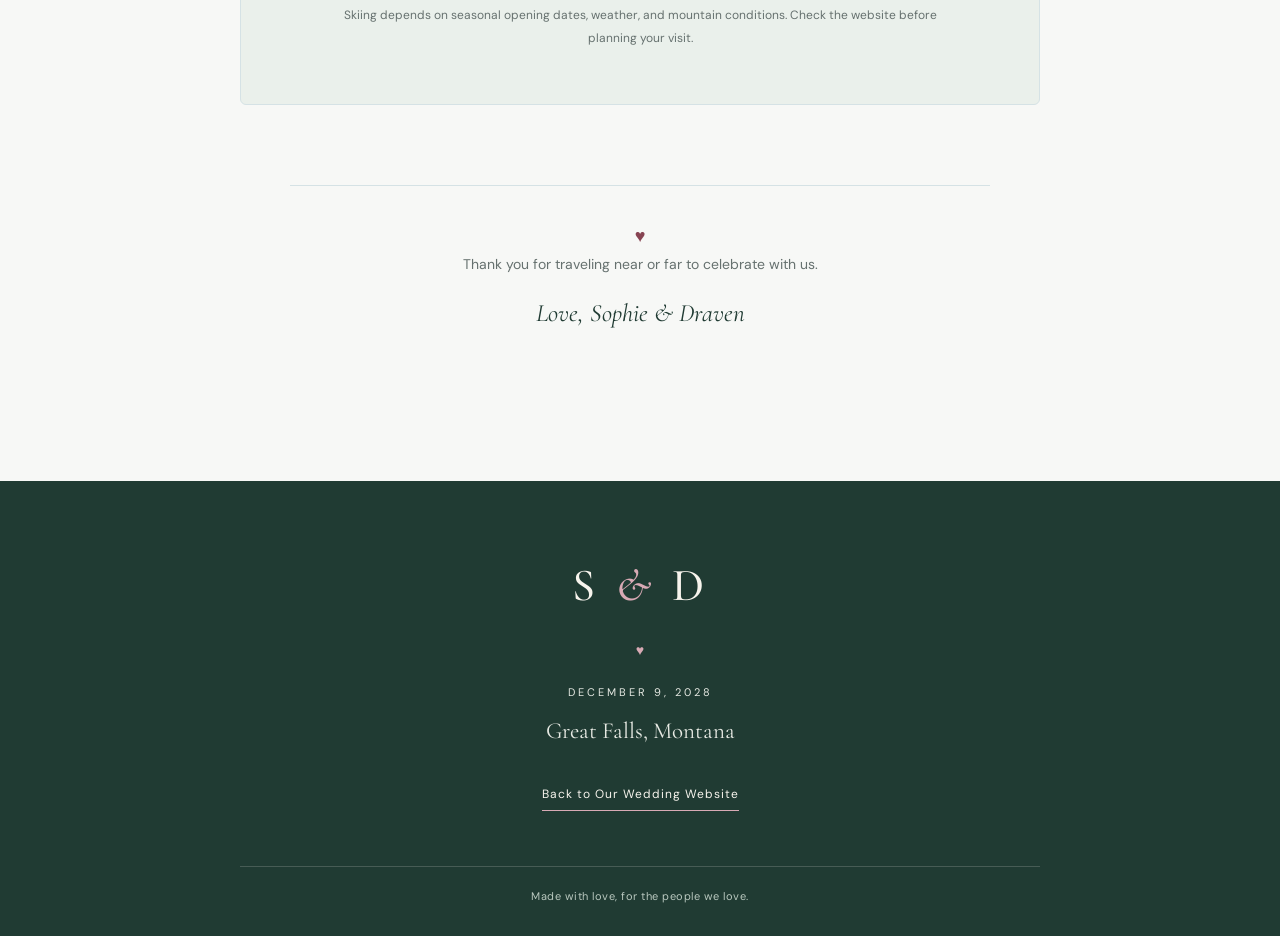
<file: travel.html>
<!DOCTYPE html>
<html lang="en">
<head>
  <meta charset="UTF-8">
  <meta name="viewport" content="width=device-width, initial-scale=1.0">
  <meta name="description" content="Travel tips, hotels, and our favorite Great Falls places for Sophie and Draven's wedding on December 9, 2028.">
  <title>Travel &amp; Stay | Sophie &amp; Draven</title>
  <link rel="preconnect" href="https://fonts.googleapis.com">
  <link rel="preconnect" href="https://fonts.gstatic.com" crossorigin>
  <link href="https://fonts.googleapis.com/css2?family=Cormorant+Garamond:wght@400;500;600&family=DM+Sans:wght@400;500;600&display=swap" rel="stylesheet">
  <link rel="stylesheet" href="styles.css">
  <link rel="stylesheet" href="pages.css?v=7">
  <style>
    /* Additional Travel sections, scoped to this page */
    .travel-hotels, .travel-favorites {max-width:1100px;margin:0 auto 80px;text-align:center}
    .travel-hotels h2,.travel-favorites h2 {font-family:'Cormorant Garamond',Georgia,serif;font-size:clamp(40px,6vw,55px);font-weight:500;color:#203b33;margin:15px 0 20px}
    .travel-hotels-intro,.travel-favorites-intro {max-width:660px;margin:0 auto 35px;color:#66716f;font-size:15px;line-height:1.9}
    .travel-hotels-grid {display:grid;grid-template-columns:repeat(3,minmax(0,1fr));gap:20px}
    .travel-hotel-card,.travel-favorite-card {display:flex;flex-direction:column;align-items:center;background:#fff;border:1px solid #d5e2e5;border-radius:6px;padding:35px 25px}
    .travel-hotel-icon,.travel-favorite-icon {display:block;color:#874452;font-size:25px;margin-bottom:15px}
    .travel-hotel-card h3,.travel-favorite-card h4 {font-family:'Cormorant Garamond',Georgia,serif;font-size:29px;font-weight:500;color:#203b33;margin:0 0 14px}
    .travel-hotel-card p,.travel-favorite-card p {color:#66716f;font-size:14px;line-height:1.8;margin:0 0 25px;flex-grow:1}
    .travel-hotel-link,.travel-favorite-card a,.travel-showdown a {display:inline-block;background:#203b33;color:#fff!important;padding:12px 24px;border-radius:3px;text-decoration:none;font-family:'DM Sans',sans-serif;font-size:12px;letter-spacing:1px;transition:background .2s ease}
    .travel-hotel-link:hover,.travel-favorite-card a:hover,.travel-showdown a:hover {background:#36564f}
    .travel-hotels-note {max-width:760px;margin:28px auto 0;color:#66716f;font-size:13px;line-height:1.9}
    .travel-category {font-family:'Cormorant Garamond',Georgia,serif;font-size:34px;font-weight:500;color:#203b33;margin:48px 0 22px}
    .travel-favorites-grid {display:grid;grid-template-columns:repeat(2,minmax(0,1fr));gap:20px}
    .travel-showdown {max-width:800px;margin:65px auto 0;padding:55px 35px;background:#eaf0eb;border:1px solid #d5e2e5;border-radius:6px;text-align:center}
    .travel-showdown h3 {font-family:'Cormorant Garamond',Georgia,serif;font-size:clamp(38px,6vw,52px);font-weight:500;color:#203b33;margin:15px 0 20px}
    .travel-showdown p {max-width:600px;margin:0 auto 18px;color:#66716f;font-size:15px;line-height:1.9}
    .travel-showdown a {margin-top:15px}
    .travel-showdown .travel-showdown-note {margin:25px auto 0;font-size:12px}
    .travel-card-link {display:inline-block;margin-top:8px}
    @media(max-width:750px){.travel-hotels-grid,.travel-favorites-grid{grid-template-columns:1fr;gap:16px}.travel-hotels,.travel-favorites{margin-bottom:60px}.travel-showdown{padding:40px 22px;margin-top:45px}}
  </style>
</head>
<body>
<header>
  <nav>
    <a href="index.html">S &amp; D</a>
    <div>
      <a href="story.html">Our Story</a>
      <a href="details.html">Wedding</a>
      <a href="travel.html" aria-current="page">Travel</a>
      <a href="photos.html">Photos</a>
      <a href="registry.html">Registry</a>
      <a href="rsvp.html">RSVP</a>
    </div>
  </nav>
</header>
<main>
  <section class="page-hero">
    <div class="page-hero-inner">
      <div class="page-eyebrow">Welcome to Montana</div>
      <h1 class="page-title">Travel &amp; Stay</h1>
      <p class="page-subtitle">A little guide to celebrating with us in Great Falls, Montana.</p>
    </div>
  </section>
  <section class="page-content travel-page">
    <div class="travel-intro">
      <span class="travel-heart">♥</span>
      <div class="section-kicker">A Little Hometown Welcome</div>
      <h2>Meet Us in Montana</h2>
      <p>Great Falls is our hometown, and we couldn't imagine a better place to celebrate our wedding.</p>
      <p>Whether you're coming from nearby or traveling across the country, we're so grateful you're making the trip to celebrate with us!</p>
    </div>
    <div class="travel-info-grid">
      <div class="travel-info-card">
        <div class="travel-card-symbol">✈</div>
        <h3>Getting Here</h3>
        <p>Great Falls is located in central Montana. If you're flying, Great Falls International Airport (GTF) is the closest airport.</p>
        <p>If you're driving, please keep an eye on road conditions, especially during the winter months.</p>
        <a class="travel-hotel-link travel-card-link" href="https://flygtf.com/" target="_blank" rel="noopener noreferrer">Great Falls Airport ↗</a>
      </div>
      <div class="travel-info-card">
        <div class="travel-card-symbol">⌂</div>
        <h3>Where to Stay</h3>
        <p>We've gathered a few hotel suggestions below to make planning your visit a little easier.</p>
        <p>You're welcome to book whichever accommodations work best for you. Guests will be responsible for their own travel and lodging expenses.</p>
      </div>
      <div class="travel-info-card">
        <div class="travel-card-symbol">✧</div>
        <h3>Getting Around</h3>
        <p>Renting a car may be helpful if you're flying into Great Falls, especially if you'd like to explore the area.</p>
        <p>Some of our favorite places are a little outside town, so having a vehicle can make your visit more flexible.</p>
      </div>
      <div class="travel-info-card">
        <div class="travel-card-symbol">❄</div>
        <h3>Winter in Montana</h3>
        <p>December in Montana can be beautiful, snowy, and very cold!</p>
        <p>We recommend bringing warm layers, a winter coat, and shoes that can handle snow or ice. Give yourself a little extra travel time, too.</p>
        <a class="travel-hotel-link travel-card-link" href="https://www.511mt.net/" target="_blank" rel="noopener noreferrer">Montana Road Conditions ↗</a>
      </div>
    </div>
    <section class="travel-hotels" aria-labelledby="hotels-title">
      <div class="section-kicker">Rest Your Head</div>
      <h2 id="hotels-title">Places to Stay</h2>
      <p class="travel-hotels-intro">Here are a few places to stay in Great Falls. Choose whatever feels most comfortable for your visit!</p>
      <div class="travel-hotels-grid">
        <div class="travel-hotel-card">
          <span class="travel-hotel-icon">♡</span>
          <h3>Hotel Arvon</h3>
          <p>A historic boutique hotel in downtown Great Falls, with cozy Montana character.</p>
          <a class="travel-hotel-link" href="https://www.hotelarvon.com/" target="_blank" rel="noopener noreferrer">View Hotel ↗</a>
        </div>
        <div class="travel-hotel-card">
          <span class="travel-hotel-icon">✧</span>
          <h3>SpringHill Suites</h3>
          <p>A modern hotel along the Missouri River, with spacious suites and river views.</p>
          <a class="travel-hotel-link" href="https://www.marriott.com/en-us/hotels/gtfsh-springhill-suites-great-falls/overview/" target="_blank" rel="noopener noreferrer">View Hotel ↗</a>
        </div>
        <div class="travel-hotel-card">
          <span class="travel-hotel-icon">❄</span>
          <h3>Staybridge Suites</h3>
          <p>Spacious suites with kitchens, a convenient option for families or longer visits.</p>
          <a class="travel-hotel-link" href="https://www.ihg.com/staybridge/hotels/us/en/great-falls/gtfsb/hoteldetail" target="_blank" rel="noopener noreferrer">View Hotel ↗</a>
        </div>
      </div>
      <p class="travel-hotels-note">These are recommendations, not reserved wedding room blocks. Guests are responsible for booking and paying for their own accommodations and travel. Rates and availability may vary. Thank you for making the trip to celebrate with us!</p>
    </section>
    <div class="travel-explore">
      <div class="section-kicker">While You're Here</div>
      <h2>Explore Great Falls</h2>
      <p>Great Falls is our hometown, and we wanted to share some of our favorite places with you. Whether you're looking for a good meal, a little Montana history, or a winter adventure, here are some spots we love!</p>
    </div>
    <section class="travel-favorites" aria-labelledby="favorites-title">
      <div class="section-kicker">A Few of Our Favorites</div>
      <h2 id="favorites-title">Eat, Explore &amp; Enjoy</h2>
      <h3 class="travel-category">Eat &amp; Drink</h3>
      <div class="travel-favorites-grid">
        <div class="travel-favorite-card">
          <span class="travel-favorite-icon">✧</span>
          <h4>Sip 'n Dip Lounge</h4>
          <p>A one-of-a-kind tiki lounge famous for its swimming mermaids and Great Falls character.</p>
          <a href="https://ohairemotorinn.com/sip-n-dip/" target="_blank" rel="noopener noreferrer">Visit Website ↗</a>
        </div>
        <div class="travel-favorite-card">
          <span class="travel-favorite-icon">♡</span>
          <h4>Amigo Lounge</h4>
          <p>A local spot for Taco Treat favorites, Mexican food, and drinks.</p>
          <a href="https://amigolounge.net/" target="_blank" rel="noopener noreferrer">Visit Website ↗</a>
        </div>
        <div class="travel-favorite-card">
          <span class="travel-favorite-icon">✧</span>
          <h4>Borries Supper Club</h4>
          <p>A longtime restaurant in Black Eagle with classic supper-club charm.</p>
          <a href="https://borriessupperclub.com/" target="_blank" rel="noopener noreferrer">Visit Website ↗</a>
        </div>
        <div class="travel-favorite-card">
          <span class="travel-favorite-icon">♡</span>
          <h4>Five Guys</h4>
          <p>One of our favorite casual stops for burgers, fries, and milkshakes.</p>
          <a href="https://restaurants.fiveguys.com/2104-10th-ave-south" target="_blank" rel="noopener noreferrer">Visit Website ↗</a>
        </div>
      </div>
      <h3 class="travel-category">Explore &amp; Discover</h3>
      <div class="travel-favorites-grid">
        <div class="travel-favorite-card">
          <span class="travel-favorite-icon">✧</span>
          <h4>Lewis &amp; Clark Interpretive Center</h4>
          <p>Learn about the Lewis and Clark Expedition and its journey through this part of Montana.</p>
          <a href="https://www.lewisandclarkfoundation.org/visit-us" target="_blank" rel="noopener noreferrer">Plan Your Visit ↗</a>
        </div>
        <div class="travel-favorite-card">
          <span class="travel-favorite-icon">♡</span>
          <h4>C.M. Russell Museum</h4>
          <p>Explore Western art and the work of Montana artist Charles M. Russell.</p>
          <a href="https://cmrussell.org/visit/" target="_blank" rel="noopener noreferrer">Plan Your Visit ↗</a>
        </div>
        <div class="travel-favorite-card">
          <span class="travel-favorite-icon">❄</span>
          <h4>Giant Springs State Park</h4>
          <p>Enjoy the natural springs and beautiful scenery along the Missouri River.</p>
          <a href="https://fwp.mt.gov/stateparks/giant-springs" target="_blank" rel="noopener noreferrer">Explore the Park ↗</a>
        </div>
      </div>
      <div class="travel-showdown">
        <span class="travel-favorite-icon">❄</span>
        <div class="section-kicker">A Special Place to Us</div>
        <h3>Showdown Montana</h3>
        <p>Located in the Little Belt Mountains near Neihart, Showdown holds a special place in our hearts. We ski here every year, and it's one of our favorite places to spend a Montana winter.</p>
        <p>If you're up for a mountain adventure, we'd love for you to experience this place we love so much!</p>
        <a href="https://www.showdownmontana.com/" target="_blank" rel="noopener noreferrer">Explore Showdown ↗</a>
        <p class="travel-showdown-note">Skiing depends on seasonal opening dates, weather, and mountain conditions. Check the website before planning your visit.</p>
      </div>
    </section>
    <div class="travel-closing">
      <span>♥</span>
      <p>Thank you for traveling near or far to celebrate with us.</p>
      <p class="travel-closing-signature">Love, Sophie &amp; Draven</p>
    </div>
  </section>
</main>
<footer class="rsvp-footer">
  <div class="rsvp-footer-inner">
    <div class="rsvp-footer-monogram">S <span>&amp;</span> D</div>
    <div class="rsvp-footer-heart">♥</div>
    <p class="rsvp-footer-date">DECEMBER 9, 2028</p>
    <p class="rsvp-footer-location">Great Falls, Montana</p>
    <a href="index.html" class="rsvp-footer-link">Back to Our Wedding Website</a>
    <p class="rsvp-footer-bottom">Made with love, for the people we love.</p>
  </div>
</footer>
</body>
</html>
</file>
<file: pages.css>
/* =========================================================
   SOPHIE & DRAVEN — MULTI-PAGE STYLES
   ========================================================= */

.page-hero {
  min-height: 48vh;
  display: flex;
  align-items: center;
  justify-content: center;
  text-align: center;
  padding: 120px 24px 80px;
  background:
    linear-gradient(rgba(247, 248, 246, 0.78), rgba(234, 241, 242, 0.9)),
    radial-gradient(circle at 20% 20%, rgba(255,255,255,.9), transparent 35%),
    radial-gradient(circle at 80% 70%, rgba(213,226,229,.7), transparent 40%);
}

.page-hero-inner {
  max-width: 850px;
}

.page-eyebrow {
  font-family: "DM Sans", sans-serif;
  font-size: 0.72rem;
  letter-spacing: 0.22em;
  color: var(--cranberry);
  margin-bottom: 18px;
  text-transform: uppercase;
}

.page-title {
  font-family: "Cormorant Garamond", serif;
  font-size: clamp(3.2rem, 8vw, 6.5rem);
  line-height: .9;
  font-weight: 500;
  color: var(--pine);
  margin: 0 0 24px;
}

.page-subtitle {
  max-width: 650px;
  margin: 0 auto;
  font-family: "Cormorant Garamond", serif;
  font-size: 1.35rem;
  line-height: 1.6;
  color: var(--muted);
}

.page-content {
  max-width: 1100px;
  margin: 0 auto;
  padding: 90px 24px;
}

.page-section {
  margin-bottom: 90px;
}

.page-section:last-child {
  margin-bottom: 0;
}

.section-kicker {
  font-family: "DM Sans", sans-serif;
  text-transform: uppercase;
  letter-spacing: .18em;
  font-size: .7rem;
  color: var(--cranberry);
  margin-bottom: 12px;
}

.section-title {
  font-family: "Cormorant Garamond", serif;
  color: var(--pine);
  font-size: clamp(2.2rem, 5vw, 3.5rem);
  font-weight: 500;
  margin: 0 0 20px;
}

.page-text {
  max-width: 750px;
  font-family: "DM Sans", sans-serif;
  color: var(--text);
  line-height: 1.9;
  font-size: .98rem;
}

.page-text + .page-text {
  margin-top: 18px;
}

/* -----------------------------------------
   PAGE CARDS
   ----------------------------------------- */

.page-card-grid {
  display: grid;
  grid-template-columns: repeat(2, 1fr);
  gap: 24px;
}

.page-card {
  display: block;
  padding: 42px 34px;
  background: rgba(255,255,255,.7);
  border: 1px solid rgba(54,86,79,.14);
  text-decoration: none;
  transition: transform .3s ease, box-shadow .3s ease, background .3s ease;
}

.page-card:hover {
  transform: translateY(-5px);
  background: white;
  box-shadow: 0 18px 45px rgba(31,57,50,.1);
}

.page-card-number {
  font-family: "Cormorant Garamond", serif;
  font-size: 1.2rem;
  color: var(--cranberry);
}

.page-card h3 {
  font-family: "Cormorant Garamond", serif;
  color: var(--pine);
  font-size: 2rem;
  font-weight: 500;
  margin: 14px 0 8px;
}

.page-card p {
  font-family: "DM Sans", sans-serif;
  color: var(--muted);
  line-height: 1.7;
  margin: 0;
}

.page-link {
  display: inline-block;
  margin-top: 20px;
  font-family: "DM Sans", sans-serif;
  font-size: .72rem;
  text-transform: uppercase;
  letter-spacing: .15em;
  color: var(--cranberry);
}

/* -----------------------------------------
   STORY TIMELINE
   ----------------------------------------- */

.timeline {
  max-width: 800px;
  margin: 50px auto 0;
  position: relative;
}

.timeline::before {
  content: "";
  position: absolute;
  left: 50%;
  top: 0;
  bottom: 0;
  width: 1px;
  background: var(--ice-blue);
}

.timeline-item {
  width: 50%;
  padding: 0 45px 65px;
  position: relative;
}

.timeline-item:nth-child(even) {
  margin-left: 50%;
}

.timeline-item::before {
  content: "♥";
  position: absolute;
  top: 0;
  width: 30px;
  height: 30px;
  display: flex;
  align-items: center;
  justify-content: center;
  background: var(--ivory);
  color: var(--cranberry);
  font-size: .7rem;
}

.timeline-item:nth-child(odd)::before {
  right: -15px;
}

.timeline-item:nth-child(even)::before {
  left: -15px;
}

.timeline-year {
  font-family: "DM Sans", sans-serif;
  font-size: .7rem;
  letter-spacing: .18em;
  text-transform: uppercase;
  color: var(--cranberry);
}

.timeline-item h3 {
  font-family: "Cormorant Garamond", serif;
  font-size: 2rem;
  font-weight: 500;
  color: var(--pine);
  margin: 8px 0;
}

.timeline-item p {
  font-family: "DM Sans", sans-serif;
  color: var(--muted);
  line-height: 1.7;
}

/* -----------------------------------------
   DETAILS
   ----------------------------------------- */

.detail-grid {
  display: grid;
  grid-template-columns: repeat(2, 1fr);
  gap: 25px;
}

.detail-box {
  padding: 38px;
  background: var(--winter);
  border: 1px solid rgba(54,86,79,.1);
}

.detail-box h3 {
  font-family: "Cormorant Garamond", serif;
  color: var(--pine);
  font-size: 2rem;
  font-weight: 500;
  margin: 0 0 12px;
}

.detail-box p {
  font-family: "DM Sans", sans-serif;
  color: var(--muted);
  line-height: 1.7;
  margin: 5px 0;
}

/* -----------------------------------------
   TRAVEL
   ----------------------------------------- */

.travel-card {
  padding: 45px;
  background: linear-gradient(135deg, var(--ivory), var(--winter));
  border: 1px solid rgba(54,86,79,.1);
  margin-bottom: 24px;
}

.travel-card h3 {
  font-family: "Cormorant Garamond", serif;
  color: var(--pine);
  font-size: 2.2rem;
  font-weight: 500;
  margin: 0 0 15px;
}

/* -----------------------------------------
   PHOTO GALLERY
   ----------------------------------------- */

.photo-intro {
  text-align: center;
  max-width: 700px;
  margin: 0 auto 60px;
}

.photo-gallery {
  columns: 3 250px;
  column-gap: 18px;
}

.photo-item {
  break-inside: avoid;
  margin-bottom: 18px;
  position: relative;
  overflow: hidden;
  background: var(--winter);
}

.photo-item img {
  width: 100%;
  display: block;
  transition: transform .5s ease;
}

.photo-item:hover img {
  transform: scale(1.035);
}

.photo-placeholder {
  min-height: 320px;
  display: flex;
  align-items: center;
  justify-content: center;
  text-align: center;
  padding: 30px;
  background:
    linear-gradient(135deg, var(--winter), var(--ice));
  color: var(--spruce);
  font-family: "Cormorant Garamond", serif;
  font-size: 1.5rem;
}

.photo-caption {
  padding: 13px 15px;
  background: rgba(252,250,247,.96);
  font-family: "DM Sans", sans-serif;
  font-size: .75rem;
  color: var(--muted);
}

/* -----------------------------------------
   REGISTRY
   ----------------------------------------- */

.registry-box {
  max-width: 700px;
  margin: 0 auto;
  padding: 60px 40px;
  text-align: center;
  background: var(--winter);
  border: 1px solid rgba(54,86,79,.12);
}

.registry-heart {
  color: var(--cranberry);
  font-size: 1.2rem;
  margin-bottom: 18px;
}

.registry-box h2 {
  font-family: "Cormorant Garamond", serif;
  color: var(--pine);
  font-size: 3rem;
  font-weight: 500;
  margin: 0 0 18px;
}

.registry-box p {
  font-family: "DM Sans", sans-serif;
  color: var(--muted);
  line-height: 1.8;
}

/* -----------------------------------------
   RSVP
   ----------------------------------------- */

.rsvp-box {
  max-width: 750px;
  margin: 0 auto;
  padding: 70px 40px;
  text-align: center;
  background: linear-gradient(145deg, var(--ivory), var(--winter));
  border: 1px solid rgba(54,86,79,.12);
}

.rsvp-box h2 {
  font-family: "Cormorant Garamond", serif;
  font-size: 3.2rem;
  font-weight: 500;
  color: var(--pine);
  margin: 0 0 20px;
}

.rsvp-box p {
  font-family: "DM Sans", sans-serif;
  color: var(--muted);
  line-height: 1.8;
}

/* -----------------------------------------
   BUTTON
   ----------------------------------------- */

.elegant-button {
  display: inline-block;
  padding: 14px 25px;
  margin-top: 20px;
  border: 1px solid var(--pine);
  color: var(--pine);
  text-decoration: none;
  font-family: "DM Sans", sans-serif;
  font-size: .7rem;
  letter-spacing: .16em;
  text-transform: uppercase;
  transition: all .3s ease;
}

.elegant-button:hover {
  background: var(--pine);
  color: white;
}

/* -----------------------------------------
   MOBILE
   ----------------------------------------- */

@media (max-width: 700px) {

  .page-hero {
    min-height: 42vh;
    padding: 100px 20px 60px;
  }

  .page-content {
    padding: 65px 20px;
  }

  .page-card-grid,
  .detail-grid {
    grid-template-columns: 1fr;
  }

  .timeline::before {
    left: 10px;
  }

  .timeline-item,
  .timeline-item:nth-child(even) {
    width: 100%;
    margin-left: 0;
    padding-left: 45px;
    padding-right: 10px;
  }

  .timeline-item:nth-child(odd)::before,
  .timeline-item:nth-child(even)::before {
    left: -5px;
    right: auto;
  }

  .photo-gallery {
    columns: 2 140px;
    column-gap: 10px;
  }

  .photo-item {
    margin-bottom: 10px;
  }

  .photo-placeholder {
    min-height: 220px;
  }

  .travel-card,
  .registry-box,
  .rsvp-box {
    padding: 40px 25px;
  }
}

/* ================================
   NEW WEDDING DETAILS PAGE
   ================================ */

.details-page-hero {
  min-height: 430px;
  padding: 0 25px 75px;
  background: linear-gradient(135deg, #1f3932, #36564f);
  color: white;
  text-align: center;
}

.details-page-nav {
  max-width: 1150px;
  margin: auto;
  padding: 28px 0;
  display: flex;
  justify-content: space-between;
  align-items: center;
  gap: 20px;
  border-bottom: 1px solid rgba(255,255,255,.25);
}

.details-page-logo {
  color: white;
  font-family: "Playfair Display", serif;
  font-size: 24px;
  text-decoration: none;
}

.details-page-links {
  display: flex;
  flex-wrap: wrap;
  gap: 23px;
}

.details-page-links a {
  color: white;
  text-decoration: none;
  font-size: 11px;
  letter-spacing: 1px;
  text-transform: uppercase;
}

.details-page-heading {
  padding-top: 85px;
}

.details-page-heading h1 {
  color: white;
  font-size: clamp(3.2rem, 7vw, 5.5rem);
  margin: 12px 0;
}

.details-page-heading .eyebrow {
  color: #d5e2e5;
}

.details-page-heading > p:last-child {
  font-size: 13px;
  letter-spacing: 2px;
}

.details-page-flourish {
  color: #d5e2e5;
  margin: 20px 0;
  font-size: 20px;
  letter-spacing: 12px;
}

/* INTRODUCTION */

.details-page-intro {
  padding: 95px 20px;
  text-align: center;
  background: #fcfaf7;
}

.details-page-intro h2,
.details-page-section-heading h2,
.details-page-dress h2 {
  font-size: clamp(2.5rem, 5vw, 3.8rem);
}

.details-page-intro > p:not(.eyebrow) {
  max-width: 630px;
  margin: 20px auto;
  color: #66716f;
}

.details-page-ornament {
  color: #874452;
  font-size: 25px;
  margin-top: 30px;
}

/* VENUE */

.details-page-venue {
  padding: 90px 20px;
  background: #eaf1f2;
}

.details-page-section-heading {
  text-align: center;
  max-width: 650px;
  margin: 0 auto 45px;
}

.details-page-venue-card {
  max-width: 740px;
  margin: auto;
  padding: 65px 25px;
  background: white;
  border: 1px solid #d5e2e5;
  text-align: center;
  box-shadow: 0 15px 40px rgba(31,57,50,.06);
}

.details-page-venue-card h3 {
  font-size: clamp(1.7rem, 4vw, 2.3rem);
  margin: 10px 0;
}

.details-page-icon {
  color: #874452;
  font-size: 28px;
  margin-bottom: 25px;
}

.details-page-line {
  width: 70px;
  height: 1px;
  background: #b7aa9d;
  margin: 35px auto;
}

.details-page-button {
  display: inline-block;
  padding: 13px 28px;
  margin-top: 28px;
  color: white;
  background: #1f3932;
  text-decoration: none;
  font-size: 11px;
  letter-spacing: 1.5px;
}

.details-page-note {
  font-size: 12px;
  color: #66716f;
  margin-top: 24px;
  font-style: italic;
}

/* WEDDING DAY TIMELINE */

.details-page-schedule {
  padding: 100px 20px;
  background: #fcfaf7;
}

.details-page-timeline {
  max-width: 660px;
  margin: auto;
  border-left: 1px solid #b7aa9d;
  padding-left: 35px;
}

.details-page-event {
  position: relative;
  display: flex;
  gap: 25px;
  padding-bottom: 48px;
}

.details-page-event:last-child {
  padding-bottom: 0;
}

.details-page-event-symbol {
  position: absolute;
  left: -49px;
  top: 0;
  background: #fcfaf7;
  color: #874452;
  font-size: 22px;
  width: 27px;
  text-align: center;
}

.details-page-event h3 {
  font-size: 24px;
  margin: 0 0 12px;
}

.details-page-event p {
  color: #66716f;
  margin: 0;
}

/* DRESS CODE */

.details-page-dress {
  padding: 90px 20px;
  background: #1f3932;
  color: white;
  text-align: center;
}

.details-page-dress-inner {
  max-width: 650px;
  margin: auto;
}

.details-page-dress h2 {
  color: white;
}

.details-page-dress .eyebrow,
.details-page-dress .details-page-note {
  color: #d5e2e5;
}

.details-page-dress p {
  color: #eaf1f2;
}

/* EXTRA INFORMATION */

.details-page-extra {
  padding: 100px 20px;
  background: #f7f8f6;
}

.details-page-extra-grid {
  display: grid;
  grid-template-columns: repeat(3, 1fr);
  max-width: 1100px;
  margin: auto;
  gap: 22px;
}

.details-page-extra-card {
  padding: 40px 28px;
  background: white;
  border: 1px solid #d5e2e5;
  text-align: center;
}

.details-page-extra-card span {
  font-size: 25px;
  color: #874452;
}

.details-page-extra-card h3 {
  font-size: 24px;
  margin: 15px 0;
}

.details-page-extra-card p {
  color: #66716f;
  font-size: 14px;
}

.details-page-extra-card a {
  display: inline-block;
  margin-top: 15px;
  color: #1f3932;
  font-size: 11px;
  font-weight: 600;
  letter-spacing: 1px;
  text-decoration: none;
}

/* FOOTER */

.details-page-footer {
  background: #1f3932;
  color: #eaf1f2;
  text-align: center;
  padding: 50px 20px;
}

.details-page-footer-names {
  font-family: "Playfair Display", serif;
  font-size: 28px;
  color: white;
}

.details-page-footer > span {
  display: block;
  margin: 15px;
  color: #d5e2e5;
}

.details-page-footer > a {
  color: white;
  font-size: 11px;
  letter-spacing: 1.5px;
  text-decoration: none;
}

/* IPHONE COMPATIBILITY */

@media (max-width: 768px) {
  .details-page-hero {
    min-height: 380px;
    padding: 0 18px 55px;
  }

  .details-page-nav {
    flex-direction: column;
    gap: 18px;
  }

  .details-page-links {
    justify-content: center;
    gap: 12px 18px;
  }

  .details-page-links a {
    font-size: 10px;
  }

  .details-page-heading {
    padding-top: 60px;
  }

  .details-page-intro,
  .details-page-venue,
  .details-page-schedule,
  .details-page-extra {
    padding: 65px 18px;
  }

  .details-page-venue-card {
    padding: 45px 20px;
  }

  .details-page-extra-grid {
    grid-template-columns: 1fr;
  }

  .details-page-timeline {
    padding-left: 28px;
  }

  .details-page-event-symbol {
    left: -42px;
  }
}

/* Consistent decorative snowflakes across devices */

.winter-snowflake {
  display: inline-block;
  width: 24px;
  height: 24px;
  vertical-align: middle;
  background-color: currentColor;
  -webkit-mask: url("snowflake.svg") center / contain no-repeat;
  mask: url("snowflake.svg") center / contain no-repeat;
}

.winter-snowflake.small {
  width: 16px;
  height: 16px;
}

.winter-snowflake.large {
  width: 36px;
  height: 36px;
}

/* ==========================================
   OUR STORY — WINTER EDITORIAL DESIGN
   ========================================== */

.story-page {
  background: #fcfaf7;
  color: #293331;
  font-family: "DM Sans", sans-serif;
}

/* NAVIGATION */

.story-page .story-header {
  background: #1f3932;
}

.story-page .story-nav {
  max-width: 1180px;
  margin: auto;
  padding: 25px 24px;
  display: flex;
  justify-content: space-between;
  align-items: center;
  gap: 24px;
}

.story-page .story-logo {
  font-family: "Cormorant Garamond", serif;
  font-size: 30px;
  color: white;
  text-decoration: none;
}

.story-page .story-nav-links {
  display: flex;
  flex-wrap: wrap;
  gap: 22px;
}

.story-page .story-nav-links a {
  color: #eaf1f2;
  text-decoration: none;
  font-size: 11px;
  letter-spacing: 1.2px;
  text-transform: uppercase;
}

.story-page .story-nav-links a:hover {
  color: #afc7cc;
}

/* HERO */

.story-page .story-hero {
  min-height: 520px;
  display: flex;
  justify-content: center;
  align-items: center;
  padding: 95px 24px;
  text-align: center;
  background:
    linear-gradient(135deg, #1f3932, #36564f);
  color: white;
}

.story-page .story-hero-content {
  max-width: 800px;
}

.story-page .story-eyebrow {
  font-size: 11px;
  font-weight: 600;
  letter-spacing: 3px;
  color: #874452;
  margin-bottom: 18px;
}

.story-page .story-hero .story-eyebrow,
.story-page .story-closing .story-eyebrow {
  color: #d5e2e5;
}

.story-page .story-hero h1 {
  font-family: "Cormorant Garamond", serif;
  font-size: clamp(4.5rem, 10vw, 8rem);
  font-weight: 400;
  line-height: 1;
  margin: 0;
  color: white;
}

.story-page .story-divider {
  display: flex;
  align-items: center;
  justify-content: center;
  gap: 14px;
  margin: 30px auto;
}

.story-page .story-divider span:not(.story-diamond) {
  width: 60px;
  height: 1px;
  background: #afc7cc;
}

.story-page .story-diamond {
  width: 8px;
  height: 8px;
  background: #d5e2e5;
  transform: rotate(45deg);
}

.story-page .story-divider.dark span:not(.story-diamond) {
  background: #b7aa9d;
}

.story-page .story-divider.dark .story-diamond {
  background: #874452;
}

.story-page .story-hero-subtitle {
  font-family: "Cormorant Garamond", serif;
  font-size: clamp(1.4rem, 3vw, 1.9rem);
  line-height: 1.5;
  color: #eaf1f2;
  max-width: 560px;
  margin: auto;
}

.story-page .story-hero-date {
  font-size: 11px;
  letter-spacing: 3px;
  margin-top: 35px;
  color: #d5e2e5;
}

/* INTRODUCTION */

.story-page .story-intro {
  padding: 110px 24px;
  background: #fcfaf7;
  text-align: center;
}

.story-page .story-intro-inner {
  max-width: 850px;
  margin: auto;
}

.story-page .story-intro h2,
.story-page .story-section-heading h2,
.story-page .story-gallery-preview h2,
.story-page .story-closing h2 {
  font-family: "Cormorant Garamond", serif;
  font-size: clamp(2.8rem, 6vw, 4.5rem);
  font-weight: 500;
  line-height: 1.1;
  color: #1f3932;
  margin: 10px 0;
}

.story-page .story-lead {
  font-family: "Cormorant Garamond", serif;
  font-size: 1.65rem;
  color: #36564f;
  margin: 30px auto;
}

.story-page .story-letter {
  text-align: left;
  padding: 55px;
  background: white;
  border: 1px solid #e5e7e2;
  box-shadow: 0 15px 45px rgba(31,57,50,.05);
}

.story-page .story-letter p {
  font-size: 15px;
  line-height: 2;
  color: #4e5956;
  margin-bottom: 22px;
}

.story-page .story-letter-ending {
  font-family: "Cormorant Garamond", serif;
  font-size: 25px !important;
  font-style: italic;
  color: #874452 !important;
  text-align: center;
  margin-top: 35px;
}

/* FEATURED MEMORY */

.story-page .story-memory-feature {
  padding: 100px 24px;
  background: #eaf1f2;
}

.story-page .story-memory-inner {
  max-width: 1100px;
  margin: auto;
  display: grid;
  grid-template-columns: 1fr 1fr;
  align-items: center;
  gap: 70px;
}

.story-page .story-photo-placeholder {
  min-height: 470px;
  display: flex;
  flex-direction: column;
  align-items: center;
  justify-content: center;
  text-align: center;
  padding: 30px;
  background:
    linear-gradient(135deg, #d5e2e5, #afc7cc);
  border: 12px solid white;
  box-shadow: 0 18px 40px rgba(31,57,50,.1);
}

.story-page .story-photo-placeholder span {
  font-size: 12px;
  letter-spacing: 2px;
  color: #36564f;
}

.story-page .story-photo-placeholder p {
  font-family: "Cormorant Garamond", serif;
  font-size: 25px;
  color: #36564f;
  margin-top: 12px;
}

.story-page .story-memory-text h2 {
  font-family: "Cormorant Garamond", serif;
  font-size: clamp(2.8rem, 5vw, 4rem);
  color: #1f3932;
  line-height: 1.1;
}

.story-page .story-memory-text > p:not(.story-eyebrow) {
  color: #66716f;
  line-height: 1.9;
  margin-top: 20px;
}

/* BUTTON */

.story-page .story-button {
  display: inline-block;
  margin-top: 25px;
  padding: 14px 30px;
  background: #1f3932;
  color: white;
  font-size: 11px;
  letter-spacing: 2px;
  text-decoration: none;
  transition: background .3s ease;
}

.story-page .story-button:hover {
  background: #36564f;
}

/* TIMELINE */

.story-page .story-timeline-section {
  padding: 110px 24px;
  background: #fcfaf7;
}

.story-page .story-section-heading {
  text-align: center;
  margin-bottom: 70px;
}

.story-page .story-section-heading > p:last-child {
  color: #66716f;
}

.story-page .story-timeline {
  max-width: 750px;
  margin: auto;
  border-left: 1px solid #b7aa9d;
  padding-left: 45px;
}

.story-page .story-timeline-item {
  position: relative;
  padding-bottom: 60px;
}

.story-page .story-timeline-item:last-child {
  padding-bottom: 0;
}

.story-page .story-timeline-dot {
  position: absolute;
  left: -53px;
  top: 7px;
  width: 15px;
  height: 15px;
  background: #874452;
  border: 4px solid #fcfaf7;
  border-radius: 50%;
  box-shadow: 0 0 0 1px #874452;
}

.story-page .story-timeline-date {
  color: #874452;
  font-size: 11px;
  letter-spacing: 2px;
  font-weight: 600;
}

.story-page .story-timeline-content h3 {
  font-family: "Cormorant Garamond", serif;
  font-size: 32px;
  font-weight: 500;
  color: #1f3932;
  margin: 8px 0 15px;
}

.story-page .story-timeline-content p:last-child {
  color: #66716f;
  line-height: 1.9;
}

/* PHOTO PREVIEW */

.story-page .story-gallery-preview {
  padding: 110px 24px;
  background: #eaf1f2;
  text-align: center;
}

.story-page .story-gallery-preview > p:not(.story-eyebrow) {
  color: #66716f;
}

.story-page .story-gallery-grid {
  max-width: 1100px;
  margin: 50px auto 25px;
  display: grid;
  grid-template-columns: repeat(3, 1fr);
  gap: 20px;
}

.story-page .story-gallery-placeholder {
  min-height: 300px;
  display: flex;
  align-items: center;
  justify-content: center;
  background: #d5e2e5;
  border: 8px solid white;
  color: #36564f;
  font-size: 11px;
  letter-spacing: 2px;
}

/* CLOSING */

.story-page .story-closing {
  padding: 110px 24px;
  text-align: center;
  background: #1f3932;
}

.story-page .story-closing h2 {
  color: white;
}

.story-page .story-closing > p:not(.story-eyebrow) {
  color: #d5e2e5;
}

.story-page .story-closing-link {
  display: inline-block;
  margin-top: 25px;
  color: white;
  text-decoration: none;
  font-size: 11px;
  letter-spacing: 2px;
  border-bottom: 1px solid #afc7cc;
  padding-bottom: 8px;
}

/* FOOTER */

.story-page .story-footer {
  background: #172e29;
  padding: 45px 20px;
  text-align: center;
  color: #d5e2e5;
}

.story-page .story-footer-names {
  font-family: "Cormorant Garamond", serif;
  font-size: 30px;
  color: white;
}

.story-page .story-footer a {
  display: inline-block;
  margin-top: 15px;
  color: white;
  font-size: 11px;
  letter-spacing: 2px;
  text-decoration: none;
}

/* IPHONE / MOBILE */

@media (max-width: 768px) {

  .story-page .story-nav {
    flex-direction: column;
    gap: 20px;
  }

  .story-page .story-nav-links {
    justify-content: center;
    gap: 12px 16px;
  }

  .story-page .story-nav-links a {
    font-size: 10px;
  }

  .story-page .story-hero {
    min-height: 400px;
    padding: 70px 20px;
  }

  .story-page .story-intro,
  .story-page .story-memory-feature,
  .story-page .story-timeline-section,
  .story-page .story-gallery-preview,
  .story-page .story-closing {
    padding: 70px 20px;
  }

  .story-page .story-letter {
    padding: 30px 24px;
  }

  .story-page .story-memory-inner {
    grid-template-columns: 1fr;
    gap: 40px;
  }

  .story-page .story-photo-placeholder {
    min-height: 350px;
  }

  .story-page .story-timeline {
    padding-left: 30px;
  }

  .story-page .story-timeline-dot {
    left: -38px;
  }

  .story-page .story-gallery-grid {
    grid-template-columns: 1fr;
  }

  .story-page .story-gallery-placeholder {
    min-height: 250px;
  }
}

/* =========================================
   SOPHIE & DRAVEN — RSVP PAGE
   ========================================= */

.rsvp-page-content {
  background: #f7f8f6;
  padding: 65px 20px 85px;
}

.rsvp-welcome {
  max-width: 650px;
  margin: 0 auto 45px;
  text-align: center;
}

.rsvp-heart {
  display: block;
  color: #874452;
  font-size: 18px;
  margin-bottom: 15px;
}

.rsvp-welcome h2,
.rsvp-form-heading h2 {
  font-family: "Cormorant Garamond", Georgia, serif;
  font-size: clamp(38px, 6vw, 54px);
  font-weight: 500;
  color: #1f3932;
  margin: 0 0 18px;
}

.rsvp-welcome p,
.rsvp-form-heading p {
  color: #66716f;
  line-height: 1.9;
  font-size: 15px;
}

.rsvp-notes {
  display: grid;
  grid-template-columns: repeat(2, minmax(0, 1fr));
  gap: 22px;
  max-width: 1000px;
  margin: 0 auto 65px;
}

.rsvp-note-card {
  padding: 35px 30px;
  background: #ffffff;
  border: 1px solid #d5e2e5;
  border-radius: 5px;
  text-align: center;
}

.rsvp-note-icon {
  display: block;
  font-size: 25px;
  color: #874452;
  margin-bottom: 12px;
}

.rsvp-note-card h3 {
  font-family: "Cormorant Garamond", Georgia, serif;
  font-size: 29px;
  font-weight: 500;
  color: #1f3932;
  margin: 0 0 15px;
}

.rsvp-note-card p {
  font-size: 14px;
  line-height: 1.9;
  color: #66716f;
  margin: 0 0 12px;
}

.rsvp-note-card p:last-child {
  margin-bottom: 0;
}

.rsvp-form-heading {
  max-width: 650px;
  margin: 0 auto 30px;
  text-align: center;
}

.rsvp-google-form {
  max-width: 760px;
  margin: 0 auto;
  border: 1px solid #d5e2e5;
  border-radius: 8px;
  overflow: hidden;
  background: #ffffff;
}

.rsvp-google-form iframe {
  display: block;
  width: 100%;
  height: 1450px;
  border: none;
}

.rsvp-closing {
  margin: 35px auto 0;
  text-align: center;
  color: #36564f;
  font-family: "Cormorant Garamond", Georgia, serif;
  font-size: 24px;
  font-style: italic;
}

/* iPhone and smaller screens */
@media screen and (max-width: 700px) {

  .rsvp-page-content {
    padding: 45px 12px 65px;
  }

  .rsvp-notes {
    grid-template-columns: 1fr;
    gap: 16px;
    margin-bottom: 50px;
  }

  .rsvp-note-card {
    padding: 28px 20px;
  }

  .rsvp-google-form iframe {
    height: 1650px;
  }

  .rsvp-welcome h2,
  .rsvp-form-heading h2 {
    font-size: 40px;
  }
}

/* =====================================
   ELEGANT WEDDING NAVIGATION
   ===================================== */

body > header {
  background: #203b33;
  padding: 0 5%;
  position: relative;
  z-index: 100;
}

body > header nav {
  max-width: 1250px;
  margin: 0 auto;
  min-height: 85px;
  display: flex;
  align-items: center;
  justify-content: space-between;
  gap: 30px;
}

body > header nav > a {
  font-family: "Cormorant Garamond", Georgia, serif;
  font-size: 32px;
  color: #f7f4ed;
  text-decoration: none;
  letter-spacing: 3px;
  white-space: nowrap;
}

body > header nav > div {
  display: flex;
  align-items: center;
  justify-content: flex-end;
  gap: 28px;
  flex-wrap: wrap;
}

body > header nav > div a {
  font-family: "DM Sans", sans-serif;
  font-size: 12px;
  font-weight: 500;
  letter-spacing: 1px;
  color: #f7f4ed;
  text-decoration: none;
  transition: color 0.2s ease;
}

body > header nav > div a:hover {
  color: #d8aab5;
}

body > header nav > div a[href="rsvp.html"] {
  border: 1px solid #d8aab5;
  border-radius: 2px;
  padding: 10px 17px;
  color: #f7f4ed;
}

/* MOBILE NAVIGATION */

@media (max-width: 800px) {

  body > header {
    padding: 18px 15px;
  }

  body > header nav {
    flex-direction: column;
    min-height: auto;
    gap: 15px;
  }

  body > header nav > div {
    justify-content: center;
    gap: 12px 18px;
  }

  body > header nav > div a {
    font-size: 11px;
  }

}

/* =====================================
   SOPHIE & DRAVEN — RSVP FOOTER
   ===================================== */

footer.rsvp-footer {
  background: #203b33;
  color: #f7f4ed;
  padding: 65px 20px 30px;
  text-align: center;
}

.rsvp-footer-inner {
  max-width: 800px;
  margin: 0 auto;
}

.rsvp-footer-monogram {
  font-family: "Cormorant Garamond", Georgia, serif;
  font-size: 46px;
  font-weight: 500;
  letter-spacing: 5px;
  color: #f7f4ed;
}

.rsvp-footer-monogram span {
  color: #d8aab5;
  font-style: italic;
}

.rsvp-footer-heart {
  color: #d8aab5;
  font-size: 13px;
  margin: 15px 0 20px;
}

.rsvp-footer-date {
  font-family: "DM Sans", sans-serif;
  font-size: 11px;
  letter-spacing: 3px;
  color: #e6e9e3;
  margin: 0 0 10px;
}

.rsvp-footer-location {
  font-family: "Cormorant Garamond", Georgia, serif;
  font-size: 23px;
  color: #e6e9e3;
  margin: 0 0 28px;
}

.rsvp-footer-link {
  display: inline-block;
  font-family: "DM Sans", sans-serif;
  font-size: 12px;
  letter-spacing: 1px;
  color: #f7f4ed;
  text-decoration: none;
  border-bottom: 1px solid #d8aab5;
  padding-bottom: 6px;
  transition: color 0.2s ease;
}

.rsvp-footer-link:hover {
  color: #d8aab5;
}

.rsvp-footer-bottom {
  margin: 55px 0 0;
  padding-top: 20px;
  border-top: 1px solid rgba(247, 244, 237, 0.18);
  font-family: "DM Sans", sans-serif;
  font-size: 11px;
  letter-spacing: 0.5px;
  color: #b9c8bf;
}

/* Mobile footer */

@media (max-width: 600px) {
  footer.rsvp-footer {
    padding: 50px 20px 25px;
  }

  .rsvp-footer-monogram {
    font-size: 40px;
  }

  .rsvp-footer-bottom {
    margin-top: 40px;
  }
}

/* RSVP FOOTER — FIX */

body footer.rsvp-footer {
  display: block;
  width: 100%;
  box-sizing: border-box;
  background-color: #203b33;
  color: #f7f4ed;
  text-align: center;
  padding: 65px 20px 30px;
}

body footer.rsvp-footer .rsvp-footer-inner {
  max-width: 800px;
  margin: 0 auto;
  text-align: center;
}

body footer.rsvp-footer .rsvp-footer-monogram {
  font-family: "Cormorant Garamond", Georgia, serif;
  font-size: 46px;
  color: #f7f4ed;
  letter-spacing: 5px;
}

body footer.rsvp-footer .rsvp-footer-monogram span,
body footer.rsvp-footer .rsvp-footer-heart {
  color: #d8aab5;
}

body footer.rsvp-footer .rsvp-footer-heart {
  margin: 15px 0 20px;
  font-size: 14px;
}

body footer.rsvp-footer .rsvp-footer-date {
  font-family: "DM Sans", sans-serif;
  font-size: 11px;
  letter-spacing: 3px;
  color: #e6e9e3;
  margin-bottom: 10px;
}

body footer.rsvp-footer .rsvp-footer-location {
  font-family: "Cormorant Garamond", Georgia, serif;
  font-size: 23px;
  color: #e6e9e3;
  margin-bottom: 28px;
}

body footer.rsvp-footer .rsvp-footer-link {
  display: inline-block;
  color: #f7f4ed;
  text-decoration: none;
  font-size: 12px;
  letter-spacing: 1px;
  border-bottom: 1px solid #d8aab5;
  padding-bottom: 6px;
}

body footer.rsvp-footer .rsvp-footer-bottom {
  margin-top: 55px;
  padding-top: 20px;
  border-top: 1px solid rgba(247, 244, 237, 0.18);
  font-size: 11px;
  color: #b9c8bf;
}

/* =====================================
   SOPHIE & DRAVEN — TRAVEL PAGE
   ===================================== */

.travel-page {
  background: #f7f8f6;
  padding: 70px 20px 85px;
}

.travel-intro {
  max-width: 650px;
  margin: 0 auto 65px;
  text-align: center;
}

.travel-heart {
  display: block;
  color: #874452;
  font-size: 18px;
  margin-bottom: 18px;
}

.travel-intro h2,
.travel-explore h2 {
  font-family: "Cormorant Garamond", Georgia, serif;
  font-size: clamp(40px, 6vw, 55px);
  font-weight: 500;
  color: #203b33;
  margin: 15px 0 22px;
}

.travel-intro p,
.travel-explore p {
  font-family: "DM Sans", sans-serif;
  font-size: 15px;
  line-height: 1.9;
  color: #66716f;
  margin-bottom: 15px;
}

.travel-info-grid {
  display: grid;
  grid-template-columns: repeat(2, minmax(0, 1fr));
  gap: 24px;
  max-width: 1050px;
  margin: 0 auto 85px;
}

.travel-info-card {
  background: #ffffff;
  border: 1px solid #d5e2e5;
  border-radius: 6px;
  padding: 42px 35px;
  text-align: center;
}

.travel-card-symbol {
  color: #874452;
  font-size: 29px;
  margin-bottom: 15px;
}

.travel-info-card h3 {
  font-family: "Cormorant Garamond", Georgia, serif;
  font-size: 32px;
  font-weight: 500;
  color: #203b33;
  margin: 0 0 18px;
}

.travel-info-card p {
  font-family: "DM Sans", sans-serif;
  font-size: 14px;
  line-height: 1.9;
  color: #66716f;
  margin: 0 0 15px;
}

.travel-info-card p:last-child {
  margin-bottom: 0;
}

.travel-explore {
  max-width: 700px;
  margin: 0 auto 70px;
  text-align: center;
}

.travel-closing {
  max-width: 700px;
  margin: 0 auto;
  padding: 35px 20px;
  border-top: 1px solid #d5e2e5;
  text-align: center;
}

.travel-closing span {
  color: #874452;
  font-size: 18px;
}

.travel-closing p {
  color: #66716f;
  font-size: 14px;
  line-height: 1.8;
}

.travel-closing-signature {
  font-family: "Cormorant Garamond", Georgia, serif;
  font-size: 25px !important;
  font-style: italic;
  color: #203b33 !important;
}

/* MOBILE */

@media (max-width: 700px) {

  .travel-page {
    padding: 45px 15px 65px;
  }

  .travel-intro {
    margin-bottom: 45px;
  }

  .travel-info-grid {
    grid-template-columns: 1fr;
    gap: 16px;
    margin-bottom: 60px;
  }

  .travel-info-card {
    padding: 30px 24px;
  }

  .travel-explore {
    margin-bottom: 50px;
  }
}

/* TRAVEL PAGE — HOTEL RECOMMENDATIONS */

.travel-hotels {
  max-width: 1100px;
  margin: 0 auto 85px;
  text-align: center;
}

.travel-hotels h2 {
  font-family: "Cormorant Garamond", Georgia, serif;
  font-size: clamp(40px, 6vw, 55px);
  font-weight: 500;
  color: #203b33;
  margin: 15px 0 20px;
}

.travel-hotels-intro {
  max-width: 650px;
  margin: 0 auto 35px;
  color: #66716f;
  font-size: 15px;
  line-height: 1.9;
}

.travel-hotels-grid {
  display: grid;
  grid-template-columns: repeat(3, minmax(0, 1fr));
  gap: 20px;
}

.travel-hotel-card {
  background: #fff;
  border: 1px solid #d5e2e5;
  border-radius: 6px;
  padding: 35px 25px;
  display: flex;
  flex-direction: column;
  align-items: center;
}

.travel-hotel-icon {
  color: #874452;
  font-size: 25px;
  margin-bottom: 15px;
}

.travel-hotel-card h3 {
  font-family: "Cormorant Garamond", Georgia, serif;
  font-size: 29px;
  font-weight: 500;
  color: #203b33;
  margin: 0 0 15px;
}

.travel-hotel-card p {
  color: #66716f;
  font-size: 14px;
  line-height: 1.8;
  margin: 0 0 25px;
  flex-grow: 1;
}

.travel-hotel-link {
  display: inline-block;
  padding: 12px 24px;
  background: #203b33;
  color: #fff;
  text-decoration: none;
  font-family: "DM Sans", sans-serif;
  font-size: 12px;
  letter-spacing: 1px;
  border-radius: 3px;
  transition: background 0.2s ease;
}

.travel-hotel-link:hover {
  background: #36564f;
}

.travel-hotels-note {
  margin: 25px auto 0;
  color: #66716f;
  font-size: 12px;
  line-height: 1.7;
}

@media (max-width: 750px) {
  .travel-hotels-grid {
    grid-template-columns: 1fr;
    gap: 16px;
  }

  .travel-hotels {
    margin-bottom: 60px;
  }
}
</file>
<file: styles.css>
/* =========================================================

   SOPHIE & DRAVEN

   WINTER WEDDING — DECEMBER 9, 2028

========================================================= */

:root {

  --snow: #F7F8F6;

  --ivory: #FCFAF7;

  --winter: #EAF1F2;

  --ice: #D5E2E5;

  --ice-blue: #AFC7CC;



  --pine: #1F3932;

  --spruce: #36564F;



  --cranberry: #874452;

  --champagne: #B7AA9D;



  --text: #293331;

  --muted: #66716F;



  --white: #FFFFFF;



  --shadow-soft: 0 12px 35px rgba(31, 57, 50, 0.08);

  --shadow-hover: 0 18px 45px rgba(31, 57, 50, 0.14);

}

/* =========================================================

   RESET

========================================================= */



* {

  box-sizing: border-box;

}



html {

  scroll-behavior: smooth;

}



body {

  margin: 0;

  background: var(--snow);

  color: var(--text);

  font-family: "DM Sans", sans-serif;

  line-height: 1.7;

}



a {

  color: inherit;

}



button,

a {

  -webkit-tap-highlight-color: transparent;

}



/* =========================================================

   TYPOGRAPHY

========================================================= */



h1,

h2,

h3,

h4 {

  font-family: "Cormorant Garamond", serif;

  font-weight: 500;

  line-height: 1.15;

  color: var(--pine);

}



h2 {

  margin: 0.35rem 0 1rem;

  font-size: clamp(2.4rem, 5vw, 3.8rem);

}



p {

  margin-top: 0;

}



.eyebrow {

  margin: 0 0 0.65rem;

  color: var(--cranberry);

  font-size: 0.68rem;

  font-weight: 600;

  letter-spacing: 0.22em;

  text-transform: uppercase;

}



/* =========================================================

   HERO

========================================================= */



.hero {

  position: relative;

  min-height: 100vh;

  display: flex;

  flex-direction: column;

  justify-content: space-between;

  overflow: hidden;

  color: var(--white);



  background:

    radial-gradient(circle at 15% 20%, rgba(184, 205, 208, 0.12) 0 1px, transparent 2px),

    radial-gradient(circle at 75% 30%, rgba(255, 255, 255, 0.14) 0 1px, transparent 2px),

    radial-gradient(circle at 40% 75%, rgba(255, 255, 255, 0.12) 0 1px, transparent 2px),

    linear-gradient(135deg, #1E3530 0%, #29473F 48%, #203A35 100%);

  background-size: 95px 95px, 130px 130px, 170px 170px, auto;

}



.hero::before,

.hero::after {

  content: "";

  position: absolute;

  pointer-events: none;

  border-radius: 50%;

  filter: blur(1px);

}



.hero::before {

  width: 340px;

  height: 340px;

  top: -170px;

  right: -90px;

  background: rgba(220, 232, 232, 0.07);

}



.hero::after {

  width: 280px;

  height: 280px;

  bottom: -150px;

  left: -100px;

  background: rgba(184, 205, 208, 0.06);

}



/* =========================================================

   NAVIGATION

========================================================= */



.navigation {

  position: relative;

  z-index: 5;



  width: 100%;

  padding: 1.5rem 5vw;



  display: flex;

  align-items: center;

  justify-content: space-between;



  border-bottom: 1px solid rgba(255, 255, 255, 0.13);

}



.nav-logo {

  color: var(--white);

  text-decoration: none;



  font-family: "Cormorant Garamond", serif;

  font-size: 1.25rem;

  letter-spacing: 0.08em;

}



.nav-links {

  display: flex;

  align-items: center;

  gap: 2rem;

}



.nav-links a {

  color: rgba(255, 255, 255, 0.88);

  text-decoration: none;



  font-size: 0.72rem;

  font-weight: 500;

  letter-spacing: 0.13em;

  text-transform: uppercase;



  transition: color 0.25s ease;

}



.nav-links a:hover {

  color: var(--ice);

}



/* =========================================================

   HERO CONTENT

========================================================= */



.hero-content {

  position: relative;

  z-index: 2;



  width: min(900px, 90%);

  margin: auto;



  text-align: center;

}



.hero .eyebrow {

  color: var(--ice);

}



.hero h1 {

  margin: 0;



  color: var(--white);

  font-size: clamp(4rem, 10vw, 8rem);

  letter-spacing: -0.025em;

}



.hero h1 span {

  color: var(--ice-blue);

  font-weight: 400;

}



.hero-subtitle {

  margin: 1rem 0 1.4rem;



  color: rgba(255, 255, 255, 0.9);

  font-size: 0.78rem;

  font-weight: 600;

  letter-spacing: 0.3em;

}



.ornament {

  margin: 0.5rem 0;



  color: var(--ice-blue);

  font-size: 1.15rem;

}



.wedding-date,

.date-note,

.countdown-date,

.rsvp-date,

.footer-date {

  font-family: "Cormorant Garamond", serif;

}

.details-card h3 {

  font-family: "Cormorant Garamond", serif;

  font-size: 3.2rem;

  font-weight: 500;

  letter-spacing: 0.01em;

}



.hero-location {

  margin-bottom: 2rem;



  color: rgba(255, 255, 255, 0.72);

  font-size: 0.85rem;

  letter-spacing: 0.13em;

  text-transform: uppercase;

}



/* =========================================================

   BUTTON

========================================================= */



.button {

  display: inline-block;



  padding: 0.9rem 1.7rem;



  border: 1px solid rgba(255, 255, 255, 0.45);

  border-radius: 2px;



  color: var(--white);

  background: rgba(255, 255, 255, 0.08);



  text-decoration: none;

  font-size: 0.7rem;

  font-weight: 600;

  letter-spacing: 0.16em;

  text-transform: uppercase;



  backdrop-filter: blur(8px);



  transition:

*background* 0.25s ease,

    border-color 0.25s ease,

    transform 0.25s ease;

}



.button:hover {

  background: rgba(255, 255, 255, 0.16);

  border-color: rgba(255, 255, 255, 0.75);

  transform: translateY(-2px);

}



.hero-bottom {

  position: relative;

  z-index: 2;



  padding: 1.25rem;



  border-top: 1px solid rgba(255, 255, 255, 0.12);



  color: rgba(255, 255, 255, 0.62);

  text-align: center;



  font-size: 0.62rem;

  font-weight: 600;

  letter-spacing: 0.25em;

}



/* =========================================================

   GENERAL SECTIONS

========================================================= */



.section {

  position: relative;

  padding: 6rem 1.5rem;

}



.section::before {

  content: "✧";

  position: absolute;

  top: 2rem;

  left: 50%;

  transform: translateX(-50%);



  color: rgba(184, 205, 208, 0.38);

  font-size: 0.8rem;

}



/* =========================================================

   STORY

========================================================= */



.story-section {

  background: var(--snow);

}



.story-inner {

  width: min(850px, 100%);

  margin: 0 auto;

  text-align: center;

}



.story-flourish,

.details-flourish,

.registry-flourish,

.rsvp-flourish,

.countdown-flourish {

  display: flex;

  align-items: center;

  justify-content: center;

  gap: 0.8rem;



  margin: 1rem auto 1.8rem;

}



.story-flourish span:first-child,

.story-flourish span:last-child,

.details-flourish span:first-child,

.details-flourish span:last-child,

.registry-flourish span:first-child,

.registry-flourish span:last-child,

.rsvp-flourish span:first-child,

.rsvp-flourish span:last-child,

.countdown-flourish span:first-child,

.countdown-flourish span:last-child {

  width: 55px;

  height: 1px;

  background: var(--ice-blue);

}



.flourish-heart,

.story-flourish span:nth-child(2),

.details-flourish span:nth-child(2),

.registry-flourish span:nth-child(2),

.rsvp-flourish span:nth-child(2),

.countdown-flourish span:nth-child(2) {

  color: var(--cranberry);

  font-size: 0.8rem;

}



.story-tagline {

  margin: 0 0 2rem;



  color: var(--spruce);

  font-family: "Cormorant Garamond", serif;

  font-size: 1.25rem;

  font-style: italic;

}



.story-letter {

  position: relative;



  padding: clamp(2rem, 5vw, 3.5rem);



  border: 1px solid rgba(184, 205, 208, 0.7);

  border-radius: 3px;



  background: rgba(255, 255, 255, 0.65);



  box-shadow: var(--shadow-soft);



  text-align: left;

}



.story-letter::before {

  content: "❄";

  position: absolute;

  top: 1rem;

  right: 1.25rem;



  color: var(--ice-blue);

  font-size: 0.9rem;

}



.story-letter p {

  color: #555D5D;

  font-size: 0.95rem;

}



.story-dropcap::first-letter {

  float: left;



  margin: 0.08em 0.08em 0 0;



  color: var(--cranberry);

  font-family: "Cormorant Garamond", serif;

  font-size: 4rem;

  line-height: 0.8;

}



.story-ending {

  margin-top: 2rem;



  color: var(--pine) !important;

  font-family: "Cormorant Garamond", serif;

  font-size: 1.1rem !important;

  font-style: italic;

}



.story-signoff {

  display: flex;

  justify-content: center;

  gap: 0.7rem;



  margin-top: 2rem;

  padding-top: 1.5rem;



  border-top: 1px solid rgba(184, 205, 208, 0.55);



  color: var(--spruce);

  font-family: "Cormorant Garamond", serif;

  font-style: italic;

}



.signoff-heart {

  color: var(--cranberry);

}



.story-bottom-note {

  display: flex;

  justify-content: center;

  align-items: center;

  gap: 1rem;



  margin-top: 2rem;



  color: var(--muted);

  font-size: 0.8rem;

  font-style: italic;

}



.story-bottom-note p {

  margin: 0;

}



.story-sparkle {

  color: var(--ice-blue);

}



/* =========================================================

   COUNTDOWN

========================================================= */



.countdown-section {

  position: relative;

  overflow: hidden;



  padding: 5.5rem 1.5rem;



  background:

    linear-gradient(

      135deg,

      var(--winter) 0%,

      var(--ice) 100%

    );



  text-align: center;

}



.countdown-section::before,

.countdown-section::after {

  position: absolute;



  color: rgba(64, 93, 89, 0.08);

  font-size: 9rem;

}



.countdown-section::before {

  content: "❄";

  top: -2rem;

  left: 5%;

}



.countdown-section::after {

  content: "❄";

  right: 5%;

  bottom: -2rem;

}



.countdown-inner {

  position: relative;

  z-index: 1;



  width: min(900px, 100%);

  margin: 0 auto;

}



.countdown-section h2 {

  color: var(--pine);

}



.countdown-date {

  margin-bottom: 2.3rem;



  color: var(--spruce);

  font-size: 0.75rem;

  font-weight: 600;

  letter-spacing: 0.18em;

}



.countdown {

  display: flex;

  align-items: center;

  justify-content: center;

  gap: 1.3rem;

}



.countdown-unit {

  min-width: 95px;

}



.countdown-number {

  display: block;



  color: var(--pine);

  font-family: "Cormorant Garamond", serif;

  font-size: clamp(2.8rem, 7vw, 4.7rem);

  line-height: 1;

}



.countdown-label {

  display: block;



  margin-top: 0.65rem;



  color: var(--muted);

  font-size: 0.62rem;

  font-weight: 600;

  letter-spacing: 0.18em;

}



.countdown-divider {

  padding-bottom: 1.3rem;



  color: var(--cranberry);

  font-size: 1.3rem;

}



/* =========================================================

   WEDDING DETAILS

========================================================= */



.details-section {

  background: var(--ivory);

}



.details-inner {

  width: min(1050px, 100%);

  margin: 0 auto;

  text-align: center;

}



.details-intro {

  width: min(620px, 100%);

  margin: 0 auto 2.5rem;



  color: var(--muted);

}



.details-main-card {

  position: relative;



  width: min(700px, 100%);

  margin: 0 auto 2rem;

  padding: 3rem 2rem;



  border: 1px solid var(--ice-blue);

  border-radius: 4px;



  background: var(--snow);



  box-shadow: var(--shadow-soft);

}



.detail-label,

.detail-card-label,

.travel-card-label,

.fund-label {

  margin-bottom: 0.5rem;



  color: var(--cranberry);

  font-size: 0.63rem;

  font-weight: 600;

  letter-spacing: 0.2em;

  text-transform: uppercase;

}



.details-main-card h3 {

  margin: 0 0 0.5rem;



  font-size: clamp(2rem, 4vw, 2.8rem);

}



.venue-name {

  margin-bottom: 0.15rem;



  color: var(--spruce);

  font-family: "Cormorant Garamond", serif;

  font-size: 1.25rem;

}



.venue-location {

  color: var(--muted);

}



.date-note {

  display: flex;

  justify-content: center;

  align-items: center;

  gap: 0.8rem;



  margin-top: 1.5rem;

  padding-top: 1.3rem;



  border-top: 1px solid var(--ice);



  color: var(--spruce);

  font-size: 0.7rem;

  font-weight: 600;

  letter-spacing: 0.14em;

}



.date-note-heart {

  color: var(--cranberry);

}



.detail-cards {

  display: grid;

  grid-template-columns: repeat(3, 1fr);

  gap: 1.25rem;

}



.detail-card {

  padding: 2rem 1.5rem;



  border: 1px solid rgba(184, 205, 208, 0.7);

  border-radius: 3px;



  background: var(--white);



  box-shadow: var(--shadow-soft);



  transition:

    transform 0.25s ease,

    box-shadow 0.25s ease;

}



.detail-card:hover {

  transform: translateY(-4px);

  box-shadow: var(--shadow-hover);

}



.detail-icon {

  margin-bottom: 1rem;



  color: var(--cranberry);

  font-size: 1.3rem;

}



.detail-card h4 {

  margin: 0 0 0.8rem;



  font-size: 1.35rem;

}



.detail-card p:last-child {

  margin-bottom: 0;



  color: var(--muted);

  font-size: 0.88rem;

}



.details-bottom {

  margin-top: 2rem;



  color: var(--muted);

  font-size: 0.8rem;

  font-style: italic;

}



/* =========================================================

   TRAVEL

========================================================= */



.travel-section {

  background: var(--winter);

}



.travel-inner {

  width: min(1100px, 100%);

  margin: 0 auto;

  text-align: center;

}



.travel-intro {

  width: min(700px, 100%);

  margin: 0 auto 2.5rem;



  color: var(--muted);

}



.travel-cards {

  display: grid;

  grid-template-columns: repeat(3, 1fr);

  gap: 1.25rem;

}



.travel-card {

  padding: 2rem 1.5rem;



  border: 1px solid rgba(184, 205, 208, 0.85);

  border-radius: 3px;



  background: rgba(255, 255, 255, 0.7);



  box-shadow: var(--shadow-soft);

}



.travel-icon {

  margin-bottom: 1rem;



  color: var(--spruce);

  font-size: 1.35rem;

}



.travel-card h3 {

  margin: 0 0 0.7rem;



  font-size: 1.4rem;

}



.travel-card p {

  color: var(--muted);

  font-size: 0.88rem;

}



.travel-detail {

  margin-bottom: 0;



  color: var(--spruce) !important;

  font-size: 0.78rem !important;

  font-weight: 600;

}



.stay-section {

  margin-top: 4rem;

  padding: 3rem;



  border: 1px solid rgba(184, 205, 208, 0.7);

  background: rgba(255, 255, 255, 0.55);

}



.stay-section h3,

.while-here h3 {

  margin: 0.3rem 0 0.8rem;



  font-size: 2rem;

}



.stay-intro,

.while-here-intro {

  color: var(--muted);

}



.hotel-list {

  display: grid;

  grid-template-columns: repeat(3, 1fr);

  gap: 1rem;



  margin-top: 2rem;

}



.hotel-item {

  padding: 1.3rem;



  border-top: 1px solid var(--ice-blue);

}



.hotel-item h4 {

  margin: 0 0 0.5rem;



  font-size: 1.1rem;

}



.hotel-item p {

  margin: 0;



  color: var(--muted);

  font-size: 0.82rem;

}



.while-here {

  margin-top: 4rem;

}



.favorite-list {

  width: min(800px, 100%);

  margin: 2rem auto 0;



  text-align: left;

}



.favorite-item {

  display: flex;

  gap: 1.3rem;



  padding: 1.3rem 0;



  border-bottom: 1px solid rgba(184, 205, 208, 0.65);

}



.favorite-number {

  color: var(--cranberry);

  font-family: "Cormorant Garamond", serif;

  font-size: 1.15rem;

}



.favorite-item h4 {

  margin: 0 0 0.3rem;



  font-size: 1.05rem;

}



.favorite-item p {

  margin: 0;



  color: var(--muted);

  font-size: 0.83rem;

}



.winter-note {

  display: flex;

  justify-content: center;

  align-items: center;

  gap: 1rem;



  width: min(750px, 100%);

  margin: 3rem auto 0;

  padding: 1.3rem 1.5rem;



  border: 1px solid var(--ice-blue);

  background: rgba(255, 255, 255, 0.65);



  color: var(--muted);

  font-size: 0.82rem;

  font-style: italic;

}



.winter-note span {

  color: var(--spruce);

  font-size: 1.1rem;

}



.winter-note p {

  margin: 0;

}



/* =========================================================

   REGISTRY

========================================================= */



.registry-section {

  background: var(--ivory);

}



.registry-inner {

  width: min(1000px, 100%);

  margin: 0 auto;

  text-align: center;

}



.registry-intro,

.registry-intro-second {

  width: min(680px, 100%);

  margin: 0 auto 0.8rem;



  color: var(--muted);

}



.fund-cards {

  display: grid;

  grid-template-columns: repeat(2, 1fr);

  gap: 1.5rem;



  margin-top: 2.5rem;

}



.fund-card {

  padding: 2.5rem 2rem;



  border: 1px solid rgba(184, 205, 208, 0.8);

  border-radius: 3px;



  background: var(--snow);



  box-shadow: var(--shadow-soft);



  transition:

    transform 0.25s ease,

    box-shadow 0.25s ease;

}



.fund-card:hover {

  transform: translateY(-4px);

  box-shadow: var(--shadow-hover);

}



.fund-icon {

  margin-bottom: 1rem;



  color: var(--cranberry);

  font-size: 1.4rem;

}



.fund-card h3 {

  margin: 0 0 0.8rem;



  font-size: 1.7rem;

}



.fund-card > p:not(.fund-label) {

  color: var(--muted);

  font-size: 0.88rem;

}



.fund-button {

  display: inline-block;



  margin-top: 0.8rem;

  padding: 0.8rem 1.25rem;



  border: 1px solid var(--spruce);



  color: var(--spruce);

  text-decoration: none;



  font-size: 0.68rem;

  font-weight: 600;

  letter-spacing: 0.12em;

  text-transform: uppercase;



  transition: all 0.25s ease;

}



.fund-button:hover {

  background: var(--spruce);

  color: var(--white);

}



.in-person-gift {

  display: flex;

  align-items: center;

  gap: 1rem;



  width: min(700px, 100%);

  margin: 2rem auto;

  padding: 1.4rem 1.5rem;



  border-left: 2px solid var(--ice-blue);



  background: var(--winter);



  text-align: left;

}



.gift-icon {

  color: var(--cranberry);

  font-size: 1.25rem;

}



.gift-title {

  margin-bottom: 0.15rem;



  color: var(--pine);

  font-family: "Cormorant Garamond", serif;

  font-size: 1.05rem;

}



.in-person-gift p:last-child {

  margin: 0;



  color: var(--muted);

  font-size: 0.8rem;

}



.registry-bottom {

  margin-top: 2.5rem;

  padding-top: 2rem;



  border-top: 1px solid var(--ice);



  color: var(--muted);

  font-family: "Cormorant Garamond", serif;

  font-style: italic;

}



.registry-bottom span {

  display: block;



  margin-top: 0.6rem;



  color: var(--cranberry);

}



/* =========================================================

   RSVP

========================================================= */



.rsvp-section {

  background:

    linear-gradient(

      135deg,

      var(--winter),

      var(--snow)

    );

}



.rsvp-inner {

  width: min(850px, 100%);

  margin: 0 auto;

  text-align: center;

}



.rsvp-intro {

  width: min(600px, 100%);

  margin: 0 auto 2rem;



  color: var(--muted);

}



.rsvp-card {

  position: relative;



  padding: 3.2rem 2rem;



  border: 1px solid var(--ice-blue);

  border-radius: 4px;



  background: rgba(255, 255, 255, 0.72);



  box-shadow: var(--shadow-soft);

}



.rsvp-icon {

  color: var(--cranberry);

  font-size: 1.5rem;

}



.rsvp-card h3 {

  margin: 0.8rem 0 1rem;



  font-size: 2rem;

}



.rsvp-card p {

  width: min(550px, 100%);

  margin-left: auto;

  margin-right: auto;



  color: var(--muted);

}



.rsvp-note {

  font-size: 0.82rem;

  font-style: italic;

}



.rsvp-date {

  display: flex;

  justify-content: center;

  flex-wrap: wrap;

  gap: 0.7rem;



  margin-top: 2rem;

  padding-top: 1.5rem;



  border-top: 1px solid var(--ice);



  color: var(--spruce);

  font-size: 0.7rem;

  font-weight: 600;

  letter-spacing: 0.14em;

}



.rsvp-bottom {

  margin-top: 2rem;



  color: var(--cranberry);

  font-family: "Cormorant Garamond", serif;

  font-style: italic;

}



/* =========================================================

   FOOTER

========================================================= */



.footer {

  position: relative;



  padding: 4rem 1.5rem 3rem;



  background:

    radial-gradient(

      circle at 50% 0%,

      rgba(184, 205, 208, 0.08),

      transparent 45%

    ),

    var(--pine);



  color: var(--white);



  text-align: center;

}



.footer-flourish {

  display: flex;

  justify-content: center;

  align-items: center;

  gap: 0.8rem;



  margin-bottom: 1.5rem;

}



.footer-flourish span:first-child,

.footer-flourish span:last-child {

  width: 50px;

  height: 1px;

  background: rgba(184, 205, 208, 0.5);

}



.footer-flourish span:nth-child(2) {

  color: var(--ice-blue);

}



.footer-names {

  margin-bottom: 0.4rem;



  font-family: "Cormorant Garamond", serif;

  font-size: 1.5rem;

  letter-spacing: 0.1em;

}



.footer-date {

  margin-bottom: 1rem;



  color: var(--ice-blue);

  font-size: 0.68rem;

  font-weight: 600;

  letter-spacing: 0.17em;

}



.footer-message {

  margin: 0.5rem 0 0;



  color: rgba(255, 255, 255, 0.9);



  font-family: "DM Sans", sans-serif;

  font-size: 0.9rem;

  letter-spacing: 0.03em;

}



.footer-heart {

  margin: 1rem 0 0;



  color: var(--cranberry);

  font-size: 1.1rem;

}

/* =========================

   COUNTDOWN

\========================= */



.countdown-section {

  background: var(--winter);

  padding: 6rem 1.5rem;

  text-align: center;

  position: relative;

  overflow: hidden;

}



.countdown-section::before,

.countdown-section::after {

  content: "✦";

  position: absolute;

  color: var(--ice-blue);

  font-size: 2rem;

  opacity: 0.55;

}



.countdown-section::before {

  top: 2.5rem;

  left: 12%;

}



.countdown-section::after {

  bottom: 2.5rem;

  right: 12%;

}



.countdown-inner {

  max-width: 900px;

  margin: 0 auto;

}



.countdown-eyebrow {

  margin: 0 0 1rem;

  color: var(--cranberry);

  font-family: "DM Sans", sans-serif;

  font-size: 0.72rem;

  font-weight: 600;

  letter-spacing: 0.22em;

}



.countdown-title {

  display: flex;

  align-items: center;

  justify-content: center;

  gap: 1.25rem;

}



.countdown-title span {

  width: 55px;

  height: 1px;

  background: var(--ice-blue);

}



.countdown-title h2 {

  margin: 0;

  color: var(--pine);

  font-family: "Cormorant Garamond", serif;

  font-size: clamp(2.3rem, 5vw, 3.5rem);

  font-weight: 500;

}



.countdown-date {

  margin: 1.25rem 0 3rem;

  color: var(--spruce);

  font-family: "DM Sans", sans-serif;

  font-size: 0.72rem;

  font-weight: 600;

  letter-spacing: 0.18em;

}



.countdown {

  display: flex;

  align-items: center;

  justify-content: center;

  gap: clamp(1.5rem, 5vw, 4rem);

  margin: 0 auto;

}



.countdown-unit {

  display: flex;

  flex-direction: column;

  align-items: center;

  justify-content: center;

  min-width: 90px;

}



.countdown-number {

  color: var(--pine);

  font-family: "Cormorant Garamond", serif;

  font-size: clamp(3rem, 6vw, 4.5rem);

  font-weight: 500;

  line-height: 1;

}



.countdown-label {

  margin-top: 0.6rem;

  color: var(--muted);

  font-family: "DM Sans", sans-serif;

  font-size: 0.65rem;

  font-weight: 600;

  letter-spacing: 0.18em;

}



.countdown-divider {

  color: var(--cranberry);

  font-size: 0.8rem;

  margin-top: -1rem;

}



@media (max-width: 650px) {

  .countdown-section {

    padding: 4.5rem 1rem;

  }



  .countdown {

    gap: 0.8rem;

  }



  .countdown-unit {

    min-width: 65px;

  }



  .countdown-divider {

    font-size: 0.65rem;

  }



  .countdown-title span {

    width: 30px;

  }

}

/* =========================================================
   FINAL POLISH
========================================================= */

.wedding-date {
  font-family: "Cormorant Garamond", serif;
  font-size: clamp(1.55rem, 3vw, 2rem);
  font-weight: 500;
  letter-spacing: 0.08em;
}

.date-note,
.rsvp-date,
.footer-date {
  font-family: "DM Sans", sans-serif;
}

.details-main-card h3 {
  font-family: "Cormorant Garamond", serif;
  font-weight: 500;
  letter-spacing: 0;
}

.venue-name {
  font-family: "Cormorant Garamond", serif;
}

.footer-message {
  color: #F8FAF8;
  opacity: 1;
}

@media (max-width: 800px) {
  .detail-cards,
  .travel-cards {
    grid-template-columns: 1fr;
  }

  .hotel-list {
    grid-template-columns: 1fr;
  }

  .fund-cards {
    grid-template-columns: 1fr;
  }

  .nav-links {
    gap: 1rem;
  }
}

@media (max-width: 480px) {
  .navigation {
    padding: 1.1rem 1.25rem;
  }

  .nav-links {
    display: none;
  }

  .hero h1 {
    font-size: clamp(3.2rem, 16vw, 5rem);
  }

  .section {
    padding: 4.5rem 1rem;
  }

  .details-main-card {
    padding: 2.4rem 1.25rem;
  }

  .story-letter {
    padding: 1.7rem 1.35rem;
  }
}

/* If you have the original mountain hero image, save it as mountain.jpg
   beside index.html and styles.css to display it. */
.hero {
  background-image:
    linear-gradient(rgba(20, 42, 38, .38), rgba(20, 42, 38, .52)),
    url("mountain.jpg");
  background-position: center;
  background-size: cover;
  background-color: #29473f;
}

/* Winter detail update: replace the large hero circles with subtle
   snowflakes and evergreen silhouettes. */
.hero::before,
.hero::after {
  display: none;
}

.hero {
  background-image:
    url("winter-details.svg"),
    linear-gradient(135deg, rgba(30,53,48,.82), rgba(41,71,63,.78) 48%, rgba(32,58,53,.86)),
    url("mountain.jpg");
  background-size: cover, cover, cover;
  background-position: center, center, center;
  background-repeat: no-repeat;
  background-color: #29473f;
}

/* ==========================
   IPHONE / MOBILE DESIGN
   ========================== */

@media screen and (max-width: 768px) {

  html, body {
    width: 100%;
    overflow-x: hidden;
  }

  /* Mountain hero */
  .hero {
    min-height: 100svh;
    padding: 0 16px;
    background-position: center;
  }

  .hero-content {
    width: 100%;
    padding: 70px 10px;
    text-align: center;
  }

  .hero-content h1 {
    font-size: clamp(3rem, 12vw, 4.8rem);
    line-height: 1.1;
  }

  .hero-subtitle,
  .wedding-date,
  .hero-location {
    letter-spacing: 2px;
    line-height: 1.6;
  }

  /* Navigation */
  .navigation {
    width: 100%;
    padding: 20px 10px;
  }

  .nav-logo {
    font-size: 1.2rem;
  }

  /* Wedding countdown */
  .countdown-section {
    padding: 60px 16px;
  }

  .countdown {
    display: flex;
    justify-content: center;
    align-items: center;
    gap: 5px;
  }

  .countdown-unit {
    min-width: 0;
    flex: 1;
  }

  .countdown-number {
    font-size: clamp(1.9rem, 9vw, 3rem);
  }

  .countdown-label {
    font-size: 0.55rem;
    letter-spacing: 1px;
  }

  .countdown-divider {
    font-size: 1rem;
  }

  /* Wedding sections */
  .section {
    padding: 65px 18px;
  }

  .section h2 {
    font-size: clamp(2rem, 9vw, 3rem);
  }

  /* Cards */
  .detail-cards,
  .travel-cards,
  .hotel-list,
  .fund-cards {
    display: grid;
    grid-template-columns: 1fr;
    gap: 18px;
  }

  .story-letter,
  .details-main-card,
  .detail-card,
  .travel-card,
  .hotel-item,
  .fund-card,
  .rsvp-card {
    width: 100%;
    max-width: 100%;
    padding: 25px 20px;
  }

  /* Buttons */
  .button,
  .fund-button {
    max-width: 100%;
    min-height: 44px;
    text-align: center;
  }

  /* Footer */
  .footer {
    padding: 40px 18px;
    text-align: center;
  }
}

/* Mobile navigation */

@media screen and (max-width: 768px) {

  .nav-links {
    display: flex;
    flex-wrap: wrap;
    justify-content: center;
    gap: 10px 16px;
  }

  .navigation {
    flex-direction: column;
    gap: 14px;
  }

  .nav-links a {
    font-size: 0.65rem;
    white-space: nowrap;
  }
}

/* ==================================
   WEDDING DETAILS PAGE
   ================================== */

.details-page-hero {
  min-height: 430px;
  padding: 0 25px 75px;
  color: #fff;
  background:
    linear-gradient(135deg, #1f3932, #36564f);
  text-align: center;
}

.details-page-nav {
  max-width: 1150px;
  margin: auto;
  padding: 28px 0;
  display: flex;
  justify-content: space-between;
  align-items: center;
  gap: 20px;
  border-bottom: 1px solid rgba(255,255,255,.25);
}

.details-page-logo {
  font-family: "Playfair Display", serif;
  font-size: 24px;
  color: #fff;
  text-decoration: none;
}

.details-page-links {
  display: flex;
  flex-wrap: wrap;
  gap: 23px;
}

.details-page-links a {
  color: #fff;
  text-decoration: none;
  font-size: 11px;
  letter-spacing: 1px;
  text-transform: uppercase;
}

.details-page-links a:hover {
  color: #d5e2e5;
}

.details-page-heading {
  padding-top: 85px;
}

.details-page-heading h1 {
  color: #fff;
  font-size: clamp(3.2rem, 7vw, 5.5rem);
  margin: 12px 0;
}

.details-page-heading .eyebrow {
  color: #d5e2e5;
}

.details-page-heading > p:last-child {
  font-size: 13px;
  letter-spacing: 2px;
}

.details-page-flourish {
  color: #d5e2e5;
  margin: 20px 0;
  font-size: 20px;
  letter-spacing: 12px;
}

/* INTRO */

.details-page-intro {
  padding: 95px 20px;
  text-align: center;
  background: #fcfaf7;
}

.details-page-intro h2,
.details-page-section-heading h2,
.details-page-dress h2 {
  font-size: clamp(2.5rem, 5vw, 3.8rem);
}

.details-page-intro > p:not(.eyebrow) {
  max-width: 630px;
  margin: 20px auto;
  color: #66716f;
}

.details-page-ornament {
  color: #874452;
  font-size: 25px;
  margin-top: 30px;
}

/* SHARED SECTION HEADINGS */

.details-page-section-heading {
  text-align: center;
  max-width: 650px;
  margin: 0 auto 45px;
}

.details-page-section-heading > p:last-child {
  color: #66716f;
}

/* VENUE */

.details-page-venue {
  padding: 90px 20px;
  background: #eaf1f2;
}

.details-page-venue-card {
  max-width: 740px;
  margin: auto;
  padding: 65px 25px;
  background: #fff;
  border: 1px solid #d5e2e5;
  text-align: center;
  box-shadow: 0 15px 40px rgba(31,57,50,.06);
}

.details-page-venue-card h3 {
  font-size: clamp(1.7rem, 4vw, 2.3rem);
  margin: 10px 0;
}

.details-page-venue-card > p {
  margin-bottom: 6px;
}

.details-page-icon {
  color: #874452;
  font-size: 28px;
  margin-bottom: 25px;
}

.details-page-line {
  width: 70px;
  height: 1px;
  background: #b7aa9d;
  margin: 35px auto;
}

.details-page-button {
  display: inline-block;
  padding: 13px 28px;
  margin-top: 28px;
  color: #fff;
  background: #1f3932;
  text-decoration: none;
  font-size: 11px;
  letter-spacing: 1.5px;
}

.details-page-note {
  font-size: 12px;
  color: #66716f;
  margin-top: 24px;
  font-style: italic;
}

/* TIMELINE */

.details-page-schedule {
  padding: 100px 20px;
  background: #fcfaf7;
}

.details-page-timeline {
  max-width: 660px;
  margin: auto;
  border-left: 1px solid #b7aa9d;
  padding-left: 35px;
}

.details-page-event {
  position: relative;
  display: flex;
  gap: 25px;
  padding: 0 0 48px;
}

.details-page-event:last-child {
  padding-bottom: 0;
}

.details-page-event-symbol {
  position: absolute;
  left: -49px;
  top: 0;
  background: #fcfaf7;
  color: #874452;
  font-size: 22px;
  width: 27px;
  text-align: center;
}

.details-page-event h3 {
  font-size: 24px;
  margin: 0 0 12px;
}

.details-page-event p {
  color: #66716f;
  margin: 0;
}

/* DRESS CODE */

.details-page-dress {
  background: #1f3932;
  color: #fff;
  text-align: center;
  padding: 90px 20px;
}

.details-page-dress-inner {
  max-width: 650px;
  margin: auto;
}

.details-page-dress h2 {
  color: #fff;
}

.details-page-dress .eyebrow {
  color: #d5e2e5;
}

.details-page-dress p {
  color: #eaf1f2;
}

.details-page-dress .details-page-note {
  color: #d5e2e5;
}

/* ADDITIONAL DETAILS */

.details-page-extra {
  padding: 100px 20px;
  background: #f7f8f6;
}

.details-page-extra-grid {
  display: grid;
  grid-template-columns: repeat(3, 1fr);
  max-width: 1100px;
  margin: auto;
  gap: 22px;
}

.details-page-extra-card {
  padding: 40px 28px;
  background: #fff;
  border: 1px solid #d5e2e5;
  text-align: center;
}

.details-page-extra-card span {
  font-size: 25px;
  color: #874452;
}

.details-page-extra-card h3 {
  font-size: 24px;
  margin: 15px 0;
}

.details-page-extra-card p {
  color: #66716f;
  font-size: 14px;
}

.details-page-extra-card a {
  display: inline-block;
  margin-top: 15px;
  color: #1f3932;
  font-size: 11px;
  font-weight: 600;
  letter-spacing: 1px;
  text-decoration: none;
}

/* FOOTER */

.details-page-footer {
  background: #1f3932;
  color: #eaf1f2;
  text-align: center;
  padding: 50px 20px;
}

.details-page-footer-names {
  font-family: "Playfair Display", serif;
  font-size: 28px;
  color: #fff;
}

.details-page-footer > span {
  display: block;
  margin: 15px;
  color: #d5e2e5;
}

.details-page-footer > a {
  color: #fff;
  font-size: 11px;
  letter-spacing: 1.5px;
  text-decoration: none;
}

/* IPHONE & SMALL SCREENS */

@media (max-width: 768px) {

  .details-page-hero {
    min-height: 380px;
    padding: 0 18px 55px;
  }

  .details-page-nav {
    flex-direction: column;
    gap: 18px;
  }

  .details-page-links {
    justify-content: center;
    gap: 12px 18px;
  }

  .details-page-links a {
    font-size: 10px;
  }

  .details-page-heading {
    padding-top: 60px;
  }

  .details-page-intro,
  .details-page-venue,
  .details-page-schedule,
  .details-page-extra {
    padding: 65px 18px;
  }

  .details-page-venue-card {
    padding: 45px 20px;
  }

  .details-page-extra-grid {
    grid-template-columns: 1fr;
  }

  .details-page-timeline {
    padding-left: 28px;
  }

  .details-page-event-symbol {
    left: -42px;
  }

  .details-page-event {
    gap: 12px;
  }
}

/* Keep homepage navigation clickable */

.navigation {
  position: relative;
  z-index: 100;
}

.nav-links {
  position: relative;
  z-index: 101;
}

.nav-links a {
  position: relative;
  z-index: 102;
  pointer-events: auto;
}

/* Elegant hero snowflake */

.hero-snowflake {
  display: block;
  width: 34px;
  height: 34px;
  color: #d5e2e5;
  margin: 28px auto;
  opacity: 0.85;
}

/* More delicate winter details on the homepage */

.hero {
  position: relative;
  isolation: isolate;
}

.hero::before {
  content: "";
  position: absolute;
  inset: 0;
  background-image: url("winter-details.svg");
  background-repeat: repeat;
  background-size: 360px;
  opacity: 0.13;
  pointer-events: none;
  z-index: -1;
}

/* Keep the wedding-date snowflake small */

.hero-snowflake {
  display: block !important;
  width: 28px !important;
  height: 28px !important;
  max-width: 28px !important;
  max-height: 28px !important;
  margin: 20px auto !important;
  color: #d5e2e5;
  opacity: 0.8;
}

/* =========================================
   FINAL HOMEPAGE WINTER GRAPHICS FIX
   iPhone + Desktop
   ========================================= */

/* Preserve the existing forest-green background */
.hero {
  position: relative;
  isolation: isolate;
}

/* Show the original winter artwork clearly */
.hero::before {
  content: "";
  display: block !important;
  position: absolute;
  inset: 0;
  width: 100%;
  height: 100%;

  background-image: url("winter-details.svg");
  background-repeat: no-repeat;
  background-position: center bottom;
  background-size: 100% 100%;

  opacity: 0.85;
  border-radius: 0;
  filter: none;
  pointer-events: none;
  z-index: 0;
}

/* Keep all text and links above the artwork */
.hero .navigation,
.hero .hero-content,
.hero .hero-bottom {
  position: relative;
  z-index: 2;
}

/* Small snowflake between the names and date */
.hero .hero-snowflake {
  display: block !important;
  width: 24px !important;
  height: 24px !important;
  min-width: 24px !important;
  min-height: 24px !important;
  max-width: 24px !important;
  max-height: 24px !important;

  margin: 18px auto !important;
  color: #d5e2e5;
  opacity: 0.9;
  flex: none;
}

/* Mobile-specific winter decorations */
@media screen and (max-width: 768px) {
  .hero::before {
    background-size: 100% 100%;
    background-position: center bottom;
    opacity: 1;
  }

  .hero .hero-snowflake {
    width: 22px !important;
    height: 22px !important;
    min-width: 22px !important;
    min-height: 22px !important;
    max-width: 22px !important;
    max-height: 22px !important;
  }
}

/* Winter decorations: iPhone and desktop */

.hero {
  position: relative;
  isolation: isolate;
  overflow: hidden;
}

.hero::before,
.hero::after {
  content: none !important;
}

.hero .hero-winter-art {
  position: absolute;
  inset: 0;
  width: 100%;
  height: 100%;
  background-image: url("./winter-details.svg");
  background-repeat: no-repeat;
  background-position: center bottom;
  background-size: 100% 100%;
  opacity: 1;
  pointer-events: none;
  z-index: 0;
}

.hero .navigation,
.hero .hero-content,
.hero .hero-bottom {
  position: relative;
  z-index: 2;
}

/* Keep existing date snowflake size */
.hero .hero-snowflake {
  width: 24px !important;
  height: 24px !important;
  max-width: 24px !important;
  max-height: 24px !important;
}

@media (max-width: 768px) {
  .hero .hero-winter-art {
    background-size: 100% 100%;
    background-position: center bottom;
  }
}

/* iPhone winter background fix */
@media screen and (max-width: 768px) {

  .hero .hero-winter-art {
    display: block !important;
    position: absolute;
    inset: 0;
    width: 100%;
    height: 100%;

    background-image: url("./winter-details.svg");
    background-repeat: no-repeat;

    /* Keep the full illustration visible */
    background-size: 100% 100%;
    background-position: center bottom;

    opacity: 1 !important;
    visibility: visible !important;
    z-index: 1;
    pointer-events: none;
  }

  .hero .navigation,
  .hero .hero-content,
  .hero .hero-bottom {
    position: relative;
    z-index: 2;
  }
}

/* Mobile-only winter artwork */
@media screen and (max-width: 768px) {
  .hero .hero-winter-art {
    background-image: url("./winter-details-mobile.svg");
    background-repeat: no-repeat;
    background-position: center bottom;
    background-size: 100% 100%;
    opacity: 1;
  }
}

/* Make bottom wedding text readable on iPhone */
@media screen and (max-width: 768px) {
  .hero-bottom {
    color: #ffffff !important;
    font-weight: 600;
    text-shadow: 0 2px 8px rgba(0, 0, 0, 0.65);

    background: rgba(20, 43, 37, 0.85);
    border-top: 1px solid rgba(255, 255, 255, 0.25);

    padding: 18px 12px;
    position: relative;
    z-index: 3;
  }
}
</file>
